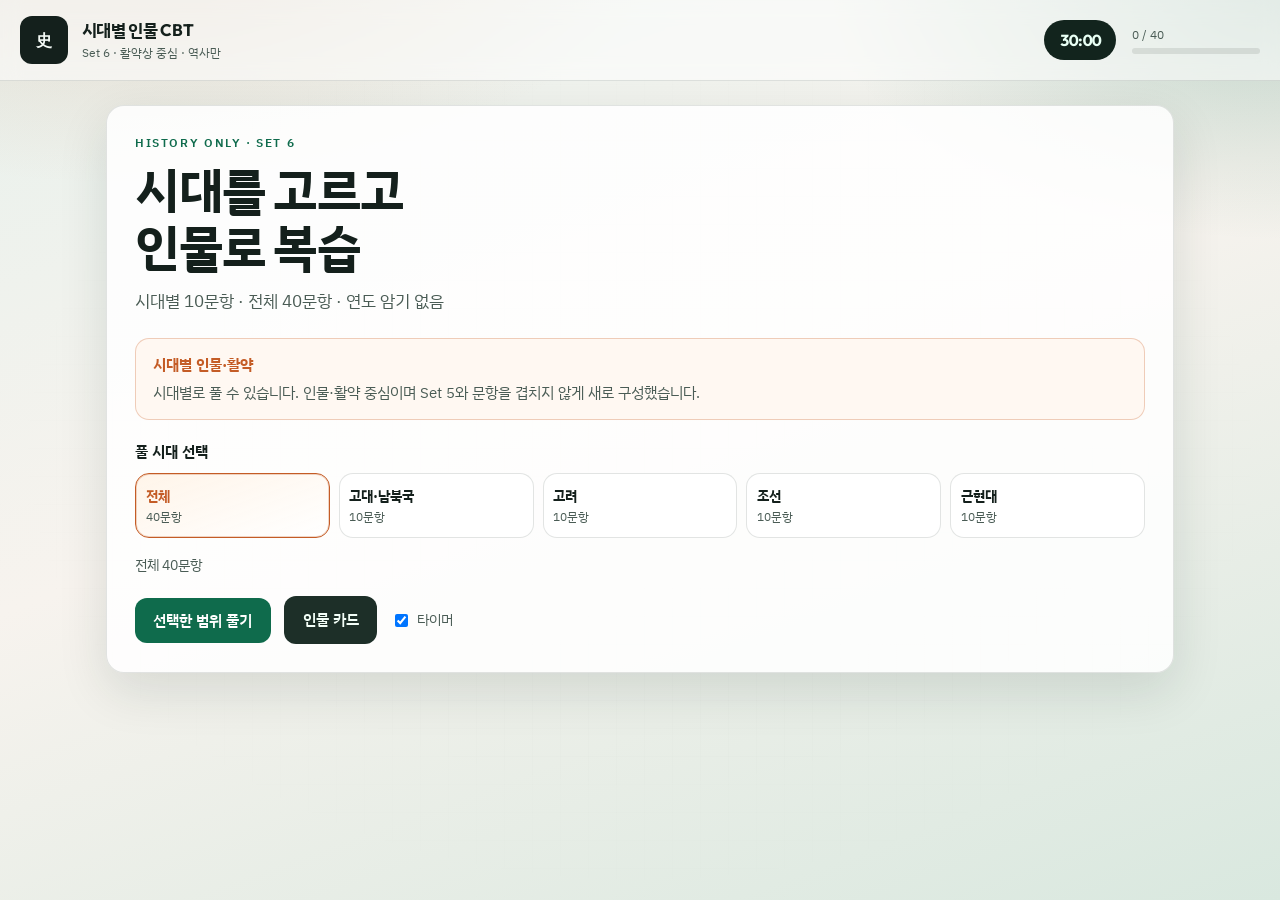
<file: ncs-cbt/index.html>
<!DOCTYPE html>
<html lang="ko">
<head>
  <meta charset="UTF-8" />
  <meta name="viewport" content="width=device-width, initial-scale=1" />
  <title>한국사 시대별 인물 CBT</title>
  <link rel="preconnect" href="https://fonts.googleapis.com" />
  <link rel="preconnect" href="https://fonts.gstatic.com" crossorigin />
  <link href="https://fonts.googleapis.com/css2?family=IBM+Plex+Sans+KR:wght@400;500;600;700&family=Outfit:wght@500;700;800&display=swap" rel="stylesheet" />
  <link rel="stylesheet" href="styles.css" />
</head>
<body>
  <div class="bg-layer" aria-hidden="true"></div>

  <header class="topbar">
    <div class="brand">
      <span class="brand-mark">史</span>
      <div class="brand-text">
        <strong>시대별 인물 CBT</strong>
        <span>Set 6 · 활약상 중심 · 역사만</span>
      </div>
    </div>
    <div class="top-meta" id="topMeta" hidden>
      <div class="timer" id="timer" aria-live="polite">30:00</div>
      <div class="progress-wrap">
        <div class="progress-label"><span id="answeredCount">0</span> / <span id="totalCount">40</span></div>
        <div class="progress-track"><div class="progress-fill" id="progressFill"></div></div>
      </div>
    </div>
  </header>

  <main>
    <section class="panel start-panel" id="startPanel">
      <p class="eyebrow">History Only · Set 6</p>
      <h1>시대를 고르고<br />인물로 복습</h1>
      <p class="lead">시대별 10문항 · 전체 40문항 · 연도 암기 없음</p>

      <div class="focus-banner" id="focusBanner"></div>

      <p class="era-label">풀 시대 선택</p>
      <div class="era-buttons" id="eraButtons" aria-label="시대 선택"></div>
      <p class="hint" id="eraCount">전체 40문항</p>

      <div class="cta-row" style="margin-top:1.25rem">
        <button type="button" class="btn primary" id="startBtn">선택한 범위 풀기</button>
        <a class="btn secondary" href="study.html">인물 카드</a>
        <label class="check-inline">
          <input type="checkbox" id="timerToggle" checked />
          타이머
        </label>
      </div>
    </section>

    <section class="panel quiz-panel" id="quizPanel" hidden>
      <div class="quiz-layout">
        <aside class="nav-pane" aria-label="문항 번호">
          <div class="nav-head">문항</div>
          <div class="nav-grid" id="navGrid"></div>
          <button type="button" class="btn ghost full" id="submitAllBtn">제출 · 결과</button>
        </aside>

        <div class="question-pane">
          <div class="q-meta">
            <span class="badge" id="qSubject"></span>
            <span class="badge format" id="qFormat" hidden></span>
            <span class="q-num" id="qNum"></span>
          </div>
          <h2 class="q-stem" id="qStem"></h2>
          <div class="q-passage" id="qPassage" hidden></div>
          <div class="choices" id="choices"></div>
          <div class="feedback" id="feedback" hidden></div>
          <div class="action-row">
            <button type="button" class="btn ghost" id="prevBtn">이전</button>
            <button type="button" class="btn secondary" id="checkBtn">정답 확인</button>
            <button type="button" class="btn primary" id="nextBtn">다음</button>
          </div>
        </div>
      </div>
    </section>

    <section class="panel result-panel" id="resultPanel" hidden>
      <p class="eyebrow">결과</p>
      <h1 id="scoreTitle">채점 완료</h1>
      <p class="lead" id="scoreLead"></p>
      <div class="score-ring-wrap">
        <div class="score-ring" id="scoreRing">
          <strong id="scorePct">0%</strong>
          <span id="scoreFrac">0 / 40</span>
        </div>
      </div>
      <div class="weakness-box" id="weaknessBox"></div>
      <div class="subject-scores" id="subjectScores"></div>
      <div class="cta-row">
        <button type="button" class="btn primary" id="reviewBtn">오답 다시보기</button>
        <a class="btn secondary" href="study.html">인물 카드</a>
        <button type="button" class="btn ghost" id="restartBtn">시대 다시 선택</button>
      </div>
    </section>
  </main>

  <script src="questions.js"></script>
  <script src="app.js"></script>
</body>
</html>
</file>
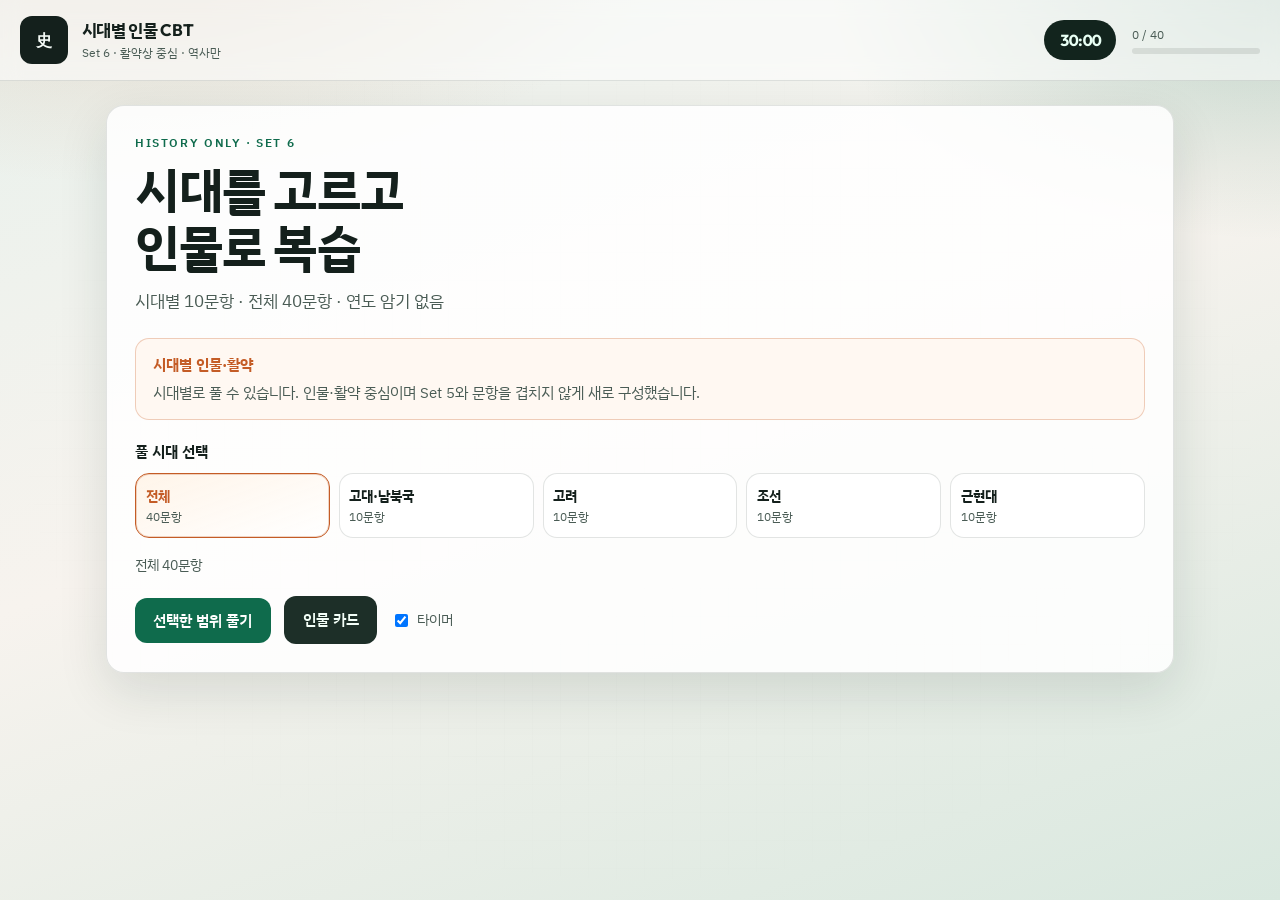
<file: ncs-cbt/quiz.html>
<!DOCTYPE html>
<html lang="ko">
<head>
  <meta charset="UTF-8" />
  <meta name="viewport" content="width=device-width, initial-scale=1" />
  <title>한국사 시대별 인물 CBT</title>
  <link rel="preconnect" href="https://fonts.googleapis.com" />
  <link rel="preconnect" href="https://fonts.gstatic.com" crossorigin />
  <link href="https://fonts.googleapis.com/css2?family=IBM+Plex+Sans+KR:wght@400;500;600;700&family=Outfit:wght@500;700;800&display=swap" rel="stylesheet" />
  <style>
:root {
  --ink: #14201c;
  --muted: #4a5c55;
  --paper: #f3f7f4;
  --panel: rgba(255, 255, 255, 0.86);
  --line: rgba(20, 32, 28, 0.12);
  --accent: #0f6b4c;
  --accent-2: #c45c26;
  --good: #1b7a4a;
  --bad: #b42318;
  --warn: #9a6700;
  --shadow: 0 18px 50px rgba(15, 40, 30, 0.12);
  --radius: 18px;
  --font-display: "Outfit", "IBM Plex Sans KR", sans-serif;
  --font-body: "IBM Plex Sans KR", sans-serif;
}

* { box-sizing: border-box; }
html, body { margin: 0; min-height: 100%; }
body {
  font-family: var(--font-body);
  color: var(--ink);
  background: #dfeae3;
  line-height: 1.55;
}

.bg-layer {
  position: fixed;
  inset: 0;
  z-index: -1;
  background:
    radial-gradient(1000px 500px at 10% -10%, rgba(196, 92, 38, 0.18), transparent 55%),
    radial-gradient(900px 480px at 100% 0%, rgba(15, 107, 76, 0.22), transparent 50%),
    linear-gradient(160deg, #e8f1ec 0%, #f7f3ee 45%, #d9e8df 100%);
  animation: drift 18s ease-in-out infinite alternate;
}
.bg-layer::after {
  content: "";
  position: absolute;
  inset: 0;
  opacity: 0.35;
  background-image:
    linear-gradient(rgba(20, 32, 28, 0.03) 1px, transparent 1px),
    linear-gradient(90deg, rgba(20, 32, 28, 0.03) 1px, transparent 1px);
  background-size: 28px 28px;
  mask-image: radial-gradient(ellipse at center, black 40%, transparent 80%);
}

@keyframes drift {
  from { transform: scale(1) translateY(0); }
  to { transform: scale(1.04) translateY(-8px); }
}

.topbar {
  display: flex;
  justify-content: space-between;
  align-items: center;
  gap: 1rem;
  padding: 1rem 1.25rem;
  border-bottom: 1px solid var(--line);
  backdrop-filter: blur(10px);
  background: rgba(255, 255, 255, 0.55);
  position: sticky;
  top: 0;
  z-index: 10;
}

.brand { display: flex; align-items: center; gap: 0.85rem; }
.brand-mark {
  font-family: var(--font-display);
  font-weight: 800;
  letter-spacing: 0.04em;
  background: var(--ink);
  color: #f4faf6;
  width: 3rem;
  height: 3rem;
  border-radius: 12px;
  display: grid;
  place-items: center;
  animation: popIn 0.6s ease both;
}
.brand-text { display: flex; flex-direction: column; }
.brand-text strong {
  font-family: var(--font-display);
  font-size: 1.05rem;
  letter-spacing: -0.02em;
}
.brand-text span { font-size: 0.78rem; color: var(--muted); }

.top-meta { display: flex; align-items: center; gap: 1rem; }
.timer {
  font-family: var(--font-display);
  font-weight: 700;
  font-variant-numeric: tabular-nums;
  background: #12241d;
  color: #e8fff4;
  padding: 0.45rem 0.75rem;
  border-radius: 999px;
  min-width: 4.5rem;
  text-align: center;
}
.timer.warn { background: var(--accent-2); }
.timer.danger { background: var(--bad); animation: pulse 1s ease infinite; }

@keyframes pulse {
  50% { transform: scale(1.04); }
}

.progress-wrap { min-width: 8rem; }
.progress-label { font-size: 0.75rem; color: var(--muted); margin-bottom: 0.25rem; }
.progress-track {
  height: 6px;
  background: rgba(20, 32, 28, 0.1);
  border-radius: 999px;
  overflow: hidden;
}
.progress-fill {
  height: 100%;
  width: 0%;
  background: linear-gradient(90deg, var(--accent), #2a9d6e);
  transition: width 0.35s ease;
}

main {
  max-width: 1100px;
  margin: 0 auto;
  padding: 1.5rem 1rem 3rem;
}

.panel {
  background: var(--panel);
  border: 1px solid var(--line);
  border-radius: var(--radius);
  box-shadow: var(--shadow);
  padding: 1.75rem;
  animation: rise 0.55s ease both;
}

@keyframes rise {
  from { opacity: 0; transform: translateY(14px); }
  to { opacity: 1; transform: translateY(0); }
}
@keyframes popIn {
  from { opacity: 0; transform: scale(0.86); }
  to { opacity: 1; transform: scale(1); }
}

.eyebrow {
  text-transform: uppercase;
  letter-spacing: 0.14em;
  font-size: 0.72rem;
  font-weight: 600;
  color: var(--accent);
  margin: 0 0 0.6rem;
}
h1 {
  font-family: var(--font-display);
  font-weight: 800;
  letter-spacing: -0.03em;
  font-size: clamp(2rem, 5vw, 3.1rem);
  line-height: 1.15;
  margin: 0 0 0.75rem;
}
.lead { color: var(--muted); margin: 0 0 1.5rem; font-size: 1.05rem; }
.hint { color: var(--muted); font-size: 0.9rem; margin: 1rem 0 0; }

.subject-grid {
  list-style: none;
  padding: 0;
  margin: 0 0 1.5rem;
  display: grid;
  grid-template-columns: repeat(3, 1fr);
  gap: 0.75rem;
}
.subject-grid li {
  padding: 0.9rem 1rem;
  border: 1px solid var(--line);
  border-radius: 14px;
  background: rgba(255, 255, 255, 0.7);
  display: flex;
  flex-direction: column;
  gap: 0.2rem;
  transition: transform 0.25s ease, border-color 0.25s ease;
}
.subject-grid li:hover {
  transform: translateY(-2px);
  border-color: rgba(15, 107, 76, 0.35);
}
.subject-grid b { font-size: 0.95rem; }
.subject-grid span { color: var(--muted); font-size: 0.82rem; }
.subject-grid li.hot {
  border-color: rgba(196, 92, 38, 0.45);
  background: linear-gradient(160deg, rgba(255, 244, 232, 0.95), rgba(255, 255, 255, 0.85));
}
.subject-grid li.hot b { color: var(--accent-2); }

.focus-banner {
  margin: 0 0 1.25rem;
  padding: 0.95rem 1.05rem;
  border-radius: 14px;
  border: 1px solid rgba(196, 92, 38, 0.28);
  background: rgba(255, 248, 242, 0.95);
  color: var(--muted);
  font-size: 0.92rem;
  line-height: 1.5;
}
.focus-banner strong {
  display: block;
  color: var(--accent-2);
  margin-bottom: 0.35rem;
  font-size: 0.95rem;
}
.focus-banner b { color: var(--ink); }

.weakness-box {
  margin: 0 0 1.25rem;
  padding: 1rem 1.1rem;
  border-radius: 14px;
  border: 1px solid rgba(15, 107, 76, 0.2);
  background: rgba(241, 250, 245, 0.95);
}
.weakness-box strong {
  display: block;
  margin-bottom: 0.55rem;
  color: var(--accent);
}
.weak-row {
  display: flex;
  flex-wrap: wrap;
  gap: 0.4rem 0.75rem;
  align-items: baseline;
  padding: 0.35rem 0;
  border-bottom: 1px dashed var(--line);
  font-size: 0.92rem;
}
.weak-row:last-of-type { border-bottom: none; }
.weak-row em { color: var(--muted); font-style: normal; }
.weak-tip {
  margin: 0.7rem 0 0;
  color: var(--muted);
  font-size: 0.88rem;
}
.subject-scores article.weak {
  border-color: rgba(196, 92, 38, 0.4);
  background: #fff6ef;
}

.cta-row {
  display: flex;
  flex-wrap: wrap;
  align-items: center;
  gap: 0.85rem;
}

.btn {
  font-family: var(--font-body);
  font-weight: 600;
  border: none;
  cursor: pointer;
  border-radius: 12px;
  padding: 0.75rem 1.15rem;
  font-size: 0.95rem;
  transition: transform 0.15s ease, background 0.2s ease, opacity 0.2s ease;
}
.btn:hover { transform: translateY(-1px); }
.btn:active { transform: translateY(0); }
.btn:disabled { opacity: 0.45; cursor: not-allowed; transform: none; }
.btn.primary { background: var(--accent); color: #fff; }
.btn.primary:hover { background: #0c5a40; }
.btn.secondary { background: #1d2f28; color: #f3fff8; }
.btn.ghost {
  background: transparent;
  border: 1px solid var(--line);
  color: var(--ink);
}
.btn.full { width: 100%; }
a.btn {
  display: inline-flex;
  align-items: center;
  justify-content: center;
  text-decoration: none;
}

.era-label {
  margin: 0 0 0.55rem;
  font-weight: 700;
  font-size: 0.95rem;
}
.era-buttons {
  display: grid;
  grid-template-columns: repeat(5, 1fr);
  gap: 0.55rem;
}
.era-btn {
  border: 1px solid var(--line);
  background: rgba(255, 255, 255, 0.85);
  border-radius: 14px;
  padding: 0.75rem 0.6rem;
  cursor: pointer;
  font-family: var(--font-body);
  display: flex;
  flex-direction: column;
  gap: 0.2rem;
  text-align: left;
  transition: border-color 0.2s ease, transform 0.15s ease, background 0.2s ease;
}
.era-btn b { font-size: 0.9rem; color: var(--ink); }
.era-btn span { font-size: 0.78rem; color: var(--muted); }
.era-btn:hover { transform: translateY(-1px); border-color: rgba(15, 107, 76, 0.35); }
.era-btn.active {
  border-color: var(--accent-2);
  background: linear-gradient(160deg, rgba(255, 244, 232, 0.95), #fff);
  box-shadow: inset 0 0 0 1px rgba(196, 92, 38, 0.25);
}
.era-btn.active b { color: var(--accent-2); }

@media (max-width: 820px) {
  .era-buttons { grid-template-columns: repeat(2, 1fr); }
}

.check-inline {
  display: inline-flex;
  align-items: center;
  gap: 0.4rem;
  color: var(--muted);
  font-size: 0.9rem;
  user-select: none;
}

.quiz-layout {
  display: grid;
  grid-template-columns: 220px 1fr;
  gap: 1.25rem;
}

.nav-pane {
  border-right: 1px solid var(--line);
  padding-right: 1rem;
  display: flex;
  flex-direction: column;
  gap: 0.75rem;
}
.nav-head {
  font-size: 0.8rem;
  font-weight: 600;
  color: var(--muted);
}
.nav-grid {
  display: grid;
  grid-template-columns: repeat(5, 1fr);
  gap: 0.35rem;
  max-height: 420px;
  overflow: auto;
  padding-right: 0.2rem;
}
.nav-btn {
  aspect-ratio: 1;
  border: 1px solid var(--line);
  border-radius: 8px;
  background: #fff;
  font-size: 0.72rem;
  font-weight: 600;
  cursor: pointer;
  color: var(--ink);
}
.nav-btn.current {
  border-color: var(--accent);
  box-shadow: inset 0 0 0 1px var(--accent);
}
.nav-btn.answered { background: #e5f4ec; }
.nav-btn.correct { background: #d9f0e3; color: var(--good); }
.nav-btn.wrong { background: #fde8e6; color: var(--bad); }
.nav-btn.essay-done { background: #fff4e8; }

.q-meta {
  display: flex;
  align-items: center;
  gap: 0.6rem;
  margin-bottom: 0.75rem;
}
.badge {
  display: inline-flex;
  align-items: center;
  padding: 0.25rem 0.65rem;
  border-radius: 999px;
  background: rgba(15, 107, 76, 0.12);
  color: var(--accent);
  font-size: 0.78rem;
  font-weight: 600;
}
.badge.format {
  background: rgba(196, 92, 38, 0.12);
  color: var(--accent-2);
}
.q-num { color: var(--muted); font-size: 0.85rem; }
.q-stem {
  font-size: 1.2rem;
  font-weight: 700;
  margin: 0 0 1rem;
  white-space: pre-wrap;
  letter-spacing: -0.01em;
}
.q-passage {
  background: rgba(20, 32, 28, 0.04);
  border-left: 3px solid var(--accent);
  padding: 0.9rem 1rem;
  margin-bottom: 1rem;
  border-radius: 0 12px 12px 0;
  color: var(--muted);
  white-space: pre-wrap;
}

.choices { display: flex; flex-direction: column; gap: 0.55rem; }
.choice {
  text-align: left;
  width: 100%;
  padding: 0.85rem 1rem;
  border-radius: 12px;
  border: 1px solid var(--line);
  background: #fff;
  cursor: pointer;
  font-family: var(--font-body);
  font-size: 0.95rem;
  display: flex;
  gap: 0.7rem;
  align-items: flex-start;
  transition: border-color 0.2s ease, background 0.2s ease;
}
.choice:hover { border-color: rgba(15, 107, 76, 0.4); }
.choice.selected {
  border-color: var(--accent);
  background: rgba(15, 107, 76, 0.08);
}
.choice.correct {
  border-color: var(--good);
  background: rgba(27, 122, 74, 0.12);
}
.choice.wrong {
  border-color: var(--bad);
  background: rgba(180, 35, 24, 0.08);
}
.choice-key {
  font-family: var(--font-display);
  font-weight: 700;
  color: var(--accent);
  min-width: 1.2rem;
}

.essay-box label {
  display: block;
  font-weight: 600;
  margin-bottom: 0.4rem;
  font-size: 0.9rem;
}
.essay-box textarea {
  width: 100%;
  border: 1px solid var(--line);
  border-radius: 12px;
  padding: 0.9rem 1rem;
  font-family: var(--font-body);
  font-size: 0.95rem;
  resize: vertical;
  background: #fff;
  color: var(--ink);
}
.essay-box textarea:focus {
  outline: 2px solid rgba(15, 107, 76, 0.35);
  border-color: var(--accent);
}

.feedback {
  margin-top: 1rem;
  padding: 0.95rem 1rem;
  border-radius: 12px;
  border: 1px solid var(--line);
  background: #fff;
  animation: rise 0.35s ease both;
}
.feedback.ok { border-color: rgba(27, 122, 74, 0.35); background: #f1faf5; }
.feedback.no { border-color: rgba(180, 35, 24, 0.3); background: #fff6f5; }
.feedback.essay { border-color: rgba(196, 92, 38, 0.3); background: #fff8f2; }
.feedback strong { display: block; margin-bottom: 0.35rem; }
.feedback .model {
  margin-top: 0.65rem;
  padding-top: 0.65rem;
  border-top: 1px dashed var(--line);
  color: var(--muted);
  white-space: pre-wrap;
}

.action-row {
  display: flex;
  flex-wrap: wrap;
  gap: 0.6rem;
  margin-top: 1.25rem;
  justify-content: flex-end;
}

.score-ring-wrap { display: flex; justify-content: center; margin: 1.25rem 0 1.5rem; }
.score-ring {
  width: 160px;
  height: 160px;
  border-radius: 50%;
  display: grid;
  place-content: center;
  text-align: center;
  background:
    radial-gradient(circle at center, #fff 58%, transparent 59%),
    conic-gradient(var(--accent) var(--p, 0%), rgba(20, 32, 28, 0.1) 0);
  animation: popIn 0.6s ease both;
}
.score-ring strong {
  font-family: var(--font-display);
  font-size: 2rem;
  line-height: 1;
}
.score-ring span { color: var(--muted); font-size: 0.85rem; }

.subject-scores {
  display: grid;
  grid-template-columns: repeat(3, 1fr);
  gap: 0.7rem;
  margin-bottom: 1.5rem;
}
.subject-scores article {
  border: 1px solid var(--line);
  border-radius: 12px;
  padding: 0.8rem 0.9rem;
  background: rgba(255, 255, 255, 0.75);
}
.subject-scores h3 {
  margin: 0 0 0.25rem;
  font-size: 0.88rem;
}
.subject-scores p {
  margin: 0;
  color: var(--muted);
  font-size: 0.85rem;
}

@media (max-width: 820px) {
  .quiz-layout { grid-template-columns: 1fr; }
  .nav-pane {
    border-right: none;
    border-bottom: 1px solid var(--line);
    padding-right: 0;
    padding-bottom: 1rem;
  }
  .nav-grid {
    max-height: none;
    grid-template-columns: repeat(10, 1fr);
  }
  .subject-grid,
  .subject-scores { grid-template-columns: repeat(2, 1fr); }
  .topbar { flex-direction: column; align-items: flex-start; }
}

@media (max-width: 520px) {
  .subject-grid,
  .subject-scores { grid-template-columns: 1fr; }
  .nav-grid { grid-template-columns: repeat(5, 1fr); }
  .action-row { justify-content: stretch; }
  .action-row .btn { flex: 1; }
}

</style>
</head>
<body>
  <div class="bg-layer" aria-hidden="true"></div>

  <header class="topbar">
    <div class="brand">
      <span class="brand-mark">史</span>
      <div class="brand-text">
        <strong>시대별 인물 CBT</strong>
        <span>Set 6 · 활약상 중심 · 역사만</span>
      </div>
    </div>
    <div class="top-meta" id="topMeta" hidden>
      <div class="timer" id="timer" aria-live="polite">30:00</div>
      <div class="progress-wrap">
        <div class="progress-label"><span id="answeredCount">0</span> / <span id="totalCount">40</span></div>
        <div class="progress-track"><div class="progress-fill" id="progressFill"></div></div>
      </div>
    </div>
  </header>

  <main>
    <section class="panel start-panel" id="startPanel">
      <p class="eyebrow">History Only · Set 6</p>
      <h1>시대를 고르고<br />인물로 복습</h1>
      <p class="lead">시대별 10문항 · 전체 40문항 · 연도 암기 없음</p>

      <div class="focus-banner" id="focusBanner"></div>

      <p class="era-label">풀 시대 선택</p>
      <div class="era-buttons" id="eraButtons" aria-label="시대 선택"></div>
      <p class="hint" id="eraCount">전체 40문항</p>

      <div class="cta-row" style="margin-top:1.25rem">
        <button type="button" class="btn primary" id="startBtn">선택한 범위 풀기</button>
        <a class="btn secondary" href="study.html">인물 카드</a>
        <label class="check-inline">
          <input type="checkbox" id="timerToggle" checked />
          타이머
        </label>
      </div>
    </section>

    <section class="panel quiz-panel" id="quizPanel" hidden>
      <div class="quiz-layout">
        <aside class="nav-pane" aria-label="문항 번호">
          <div class="nav-head">문항</div>
          <div class="nav-grid" id="navGrid"></div>
          <button type="button" class="btn ghost full" id="submitAllBtn">제출 · 결과</button>
        </aside>

        <div class="question-pane">
          <div class="q-meta">
            <span class="badge" id="qSubject"></span>
            <span class="badge format" id="qFormat" hidden></span>
            <span class="q-num" id="qNum"></span>
          </div>
          <h2 class="q-stem" id="qStem"></h2>
          <div class="q-passage" id="qPassage" hidden></div>
          <div class="choices" id="choices"></div>
          <div class="feedback" id="feedback" hidden></div>
          <div class="action-row">
            <button type="button" class="btn ghost" id="prevBtn">이전</button>
            <button type="button" class="btn secondary" id="checkBtn">정답 확인</button>
            <button type="button" class="btn primary" id="nextBtn">다음</button>
          </div>
        </div>
      </div>
    </section>

    <section class="panel result-panel" id="resultPanel" hidden>
      <p class="eyebrow">결과</p>
      <h1 id="scoreTitle">채점 완료</h1>
      <p class="lead" id="scoreLead"></p>
      <div class="score-ring-wrap">
        <div class="score-ring" id="scoreRing">
          <strong id="scorePct">0%</strong>
          <span id="scoreFrac">0 / 40</span>
        </div>
      </div>
      <div class="weakness-box" id="weaknessBox"></div>
      <div class="subject-scores" id="subjectScores"></div>
      <div class="cta-row">
        <button type="button" class="btn primary" id="reviewBtn">오답 다시보기</button>
        <a class="btn secondary" href="study.html">인물 카드</a>
        <button type="button" class="btn ghost" id="restartBtn">시대 다시 선택</button>
      </div>
    </section>
  </main>

  <script>
/* History Set 6 — era-grouped, people/achievements, no year pedantry */
window.NCS_META = {
  version: 6,
  focus: ["역사상식"],
  focusNote:
    "시대별로 풀 수 있습니다. 인물·활약 중심이며 Set 5와 문항을 겹치지 않게 새로 구성했습니다.",
  eras: ["고대·남북국", "고려", "조선", "근현대"]
};

window.NCS_QUESTIONS = [
  // ===== 고대·남북국 1–10 =====
  {
    id: 1, era: "고대·남북국", subject: "역사상식", format: "인물·활약", type: "mc",
    stem: "백제 전성기를 이끌며 마한 세력을 통합하고 고구려·신라와 대립한 왕으로 알려진 인물은?",
    choices: ["온조", "근초고왕", "성왕", "무왕", "의자왕"],
    answer: 1, explain: "근초고왕 때 백제가 전성기를 맞이했다."
  },
  {
    id: 2, era: "고대·남북국", subject: "역사상식", format: "인물·활약", type: "mc",
    stem: "사비로 천도하고 불교를 진흥하며 백제 중흥을 도모한 왕은?",
    choices: ["근초고왕", "침류왕", "성왕", "위덕왕", "무왕"],
    answer: 2, explain: "성왕이 사비 천도와 중흥 정책을 추진했다."
  },
  {
    id: 3, era: "고대·남북국", subject: "역사상식", format: "인물·활약", type: "mc",
    stem: "신라의 영토를 크게 넓히고 화랑도를 정비한 왕으로 알맞은 것은?",
    choices: ["법흥왕", "진흥왕", "진평왕", "선덕여왕", "무열왕"],
    answer: 1, explain: "진흥왕은 영토 확장과 화랑도 정비로 유명하다."
  },
  {
    id: 4, era: "고대·남북국", subject: "역사상식", format: "인물·활약", type: "mc",
    stem: "당과 연합해 삼국 통일의 외교·정치적 기반을 마련하고 무열왕이 된 인물은?",
    choices: ["김유신", "김춘추", "관창", "문무왕", "신문왕"],
    answer: 1, explain: "김춘추가 무열왕이 되어 나당 연합의 길을 열었다."
  },
  {
    id: 5, era: "고대·남북국", subject: "역사상식", format: "인물·활약", type: "mc",
    stem: "나당 전쟁에서 당군을 몰아내고 삼국 통일을 완성하는 데 기여한 신라 왕은?",
    choices: ["무열왕", "문무왕", "신문왕", "성덕왕", "경덕왕"],
    answer: 1, explain: "문무왕 때 당군을 격퇴하며 통일이 사실상 완성되었다."
  },
  {
    id: 6, era: "고대·남북국", subject: "역사상식", format: "인물·활약", type: "mc",
    stem: "화엄종을 체계화하고 부석사를 창건한 것으로 알려진 승려는?",
    choices: ["원효", "의상", "도선", "의천", "지눌"],
    answer: 1, explain: "의상이 화엄 사상을 널리 펴고 부석사와 관련된다."
  },
  {
    id: 7, era: "고대·남북국", subject: "역사상식", format: "인물·활약", type: "mc",
    stem: "고구려의 국내성·평양 경영과 함께 수·당의 침입에 맞선 방어로 이름난 을지문덕의 대표 활약은?",
    choices: [
      "한산도 대첩",
      "살수대첩",
      "행주대첩",
      "청산리 전투",
      "봉오동 전투"
    ],
    answer: 1, explain: "을지문덕이 살수대첩에서 수나라 군을 크게 무찔렀다."
  },
  {
    id: 8, era: "고대·남북국", subject: "역사상식", format: "인물·활약", type: "mc",
    stem: "안시성 전투에서 당 태종의 침입을 막아낸 고구려 장수로 전해지는 인물은?",
    choices: ["연개소문", "양만춘", "을지문덕", "연남생", "고구"],
    answer: 1, explain: "양만춘이 안시성에서 당군을 막아낸 것으로 전한다."
  },
  {
    id: 9, era: "고대·남북국", subject: "역사상식", format: "인물·활약", type: "mc",
    stem: "후백제를 세운 인물은?",
    choices: ["궁예", "견훤", "왕건", "신검", "능창"],
    answer: 1, explain: "견훤이 후백제를 세웠다. 궁예는 후고구려(마진·태봉)."
  },
  {
    id: 10, era: "고대·남북국", subject: "역사상식", format: "인물·활약", type: "mc",
    stem: "후고구려(태봉)를 세웠다가 왕건에게 축출된 인물은?",
    choices: ["견훤", "궁예", "신검", "금강", "양길"],
    answer: 1, explain: "궁예가 후고구려·태봉을 이끌다 왕건에게 밀려났다."
  },

  // ===== 고려 11–20 =====
  {
    id: 11, era: "고려", subject: "역사상식", format: "인물·활약", type: "mc",
    stem: "거란의 침입을 물리치고 강동 6주를 확보하는 데 기여한 고려 장군은?",
    choices: ["강감찬", "서희", "윤관", "척준경", "이자의"],
    answer: 1, explain: "서희가 외교·협상으로 강동 6주 확보에 기여했다."
  },
  {
    id: 12, era: "고려", subject: "역사상식", format: "인물·활약", type: "mc",
    stem: "귀주대첩에서 거란군을 대파한 고려 장수는?",
    choices: ["서희", "강감찬", "양규", "김종현", "강조"],
    answer: 1, explain: "강감찬이 귀주대첩을 이끌었다."
  },
  {
    id: 13, era: "고려", subject: "역사상식", format: "인물·활약", type: "mc",
    stem: "여진 정벌을 위해 별무반을 조직한 인물은?",
    choices: ["윤관", "강감찬", "최충헌", "이의민", "경대승"],
    answer: 0, explain: "윤관이 별무반을 편성해 여진을 정벌했다."
  },
  {
    id: 14, era: "고려", subject: "역사상식", format: "인물·활약", type: "mc",
    stem: "무신정권기 권력을 장악하고 교정도감을 둔 최씨 정권의 시작을 연 인물은?",
    choices: ["이의방", "정중부", "경대승", "최충헌", "최우"],
    answer: 3, explain: "최충헌이 최씨 무신정권의 기반을 마련했다."
  },
  {
    id: 15, era: "고려", subject: "역사상식", format: "인물·활약", type: "mc",
    stem: "강화도로 천도하며 몽골에 항전한 정책을 이어 간 최씨 정권의 집정자로 알맞은 것은?",
    choices: ["최충헌", "최우", "최항", "김준", "임연"],
    answer: 1, explain: "최우 대에 강화 천도와 항전이 본격화되었다."
  },
  {
    id: 16, era: "고려", subject: "역사상식", format: "인물·활약", type: "mc",
    stem: "원 간섭기 이후 반원 개혁을 추진한 고려의 왕은?",
    choices: ["충렬왕", "충선왕", "공민왕", "우왕", "창왕"],
    answer: 2, explain: "공민왕이 반원·개혁 정치를 추진했다."
  },
  {
    id: 17, era: "고려", subject: "역사상식", format: "인물·활약", type: "mc",
    stem: "공민왕의 개혁을 보좌하다 피살된 승려 출신 정치가는?",
    choices: ["신돈", "정몽주", "이색", "길재", "조준"],
    answer: 0, explain: "신돈이 공민왕 개혁을 보좌했으나 제거되었다."
  },
  {
    id: 18, era: "고려", subject: "역사상식", format: "인물·활약", type: "mc",
    stem: "천태종을 정비하고 교관겸수를 주장한 고려 승려는?",
    choices: ["지눌", "의천", "원효", "의상", "보우"],
    answer: 1, explain: "대각국사 의천이 천태종을 정비했다."
  },
  {
    id: 19, era: "고려", subject: "역사상식", format: "인물·활약", type: "mc",
    stem: "수선사 결사를 일으키고 정혜쌍수를 강조한 승려는?",
    choices: ["의천", "지눌", "혜심", "일연", "보우"],
    answer: 1, explain: "보조국사 지눌이 수선사 결사·정혜쌍수를 주장했다."
  },
  {
    id: 20, era: "고려", subject: "역사상식", format: "인물·활약", type: "mc",
    stem: "묘청의 서경 천도 운동을 무력으로 진압한 문신 세력의 중심에 있던 인물은?",
    choices: ["윤관", "김부식", "이자의", "최충헌", "정서"],
    answer: 1, explain: "김부식 등이 묘청의 난을 진압했다."
  },

  // ===== 조선 21–30 =====
  {
    id: 21, era: "조선", subject: "역사상식", format: "인물·활약", type: "mc",
    stem: "왕자의 난을 거쳐 왕권을 강화하고 사병을 혁파한 조선의 왕은?",
    choices: ["태조", "정종", "태종", "세종", "세조"],
    answer: 2, explain: "태종(이방원)이 사병 혁파 등으로 왕권을 강화했다."
  },
  {
    id: 22, era: "조선", subject: "역사상식", format: "인물·활약", type: "mc",
    stem: "집현전을 중심으로 학문을 진흥하고 과학 기구·농업 정책에도 힘쓴 왕의 업적으로 알맞은 것은?",
    choices: [
      "갑신정변 주도",
      "훈민정음 창제와 민생 정책",
      "위화도 회군",
      "강화도 조약 체결",
      "한인 애국단 조직"
    ],
    answer: 1, explain: "세종의 대표 업적으로 훈민정음과 민본·과학 정책이 꼽힌다."
  },
  {
    id: 23, era: "조선", subject: "역사상식", format: "인물·활약", type: "mc",
    stem: "조광조를 등용해 도학 정치를 추진했다가 기묘사화로 좌절된 왕은?",
    choices: ["성종", "연산군", "중종", "명종", "선조"],
    answer: 2, explain: "중종 때 조광조의 개혁이 기묘사화로 좌절되었다."
  },
  {
    id: 24, era: "조선", subject: "역사상식", format: "인물·활약", type: "mc",
    stem: "현량과 실시·위훈 삭제 등 급진 개혁을 꾀한 사림 정치가는?",
    choices: ["이황", "이이", "조광조", "김종직", "김굉필"],
    answer: 2, explain: "조광조가 도학 정치·개혁을 추진했다."
  },
  {
    id: 25, era: "조선", subject: "역사상식", format: "인물·활약", type: "mc",
    stem: "임진왜란 초기 탄금대에서 싸우다 전사한 장수는?",
    choices: ["신립", "이순신", "원균", "송상현", "김시민"],
    answer: 0, explain: "신립이 탄금대 전투에서 패해 전사했다."
  },
  {
    id: 26, era: "조선", subject: "역사상식", format: "인물·활약", type: "mc",
    stem: "진주성 싸움에서 왜군을 막아낸 조선 장수로 알려진 인물은?",
    choices: ["권율", "김시민", "곽재우", "정문부", "이억기"],
    answer: 1, explain: "김시민이 진주대첩에서 활약했다."
  },
  {
    id: 27, era: "조선", subject: "역사상식", format: "인물·활약", type: "mc",
    stem: "효종이 청에 대한 복수·정벌을 명분으로 추진하려 한 정책 기조는?",
    choices: ["북벌 준비", "강화도 개항", "갑오개혁", "무단 통치", "창씨개명"],
    answer: 0, explain: "효종이 북벌론을 내세우며 군사력을 정비하려 했다."
  },
  {
    id: 28, era: "조선", subject: "역사상식", format: "인물·활약", type: "mc",
    stem: "실학자로 토지 제도 개혁론을 제시한 『반계수록』의 저자는?",
    choices: ["유형원", "이이", "정약용", "박지원", "최한기"],
    answer: 0, explain: "반계 유형원이 『반계수록』을 남겼다."
  },
  {
    id: 29, era: "조선", subject: "역사상식", format: "인물·활약", type: "mc",
    stem: "북학을 주장하며 『북학의』를 쓴 인물은?",
    choices: ["박지원", "박제가", "홍대용", "정약용", "김정희"],
    answer: 1, explain: "박제가가 『북학의』를 저술했다."
  },
  {
    id: 30, era: "조선", subject: "역사상식", format: "인물·활약", type: "mc",
    stem: "추사체로 유명하며 금석학·서예로 이름을 남긴 인물은?",
    choices: ["김정희", "신윤복", "김홍도", "정선", "강세황"],
    answer: 0, explain: "추사 김정희가 추사체와 금석학으로 유명하다."
  },

  // ===== 근현대 31–40 =====
  {
    id: 31, era: "근현대", subject: "역사상식", format: "인물·활약", type: "mc",
    stem: "통상 수교 거부 정책을 펴며 쇄국을 강화한 집권자는?",
    choices: ["고종", "흥선대원군", "명성황후", "김옥균", "박규수"],
    answer: 1, explain: "흥선대원군이 통상 수교 거부를 고수했다."
  },
  {
    id: 32, era: "근현대", subject: "역사상식", format: "인물·활약", type: "mc",
    stem: "개화사상을 보급하고 젊은 개화파에 영향을 준 원로로 알려진 인물은?",
    choices: ["최익현", "박규수", "최시형", "전봉준", "이완용"],
    answer: 1, explain: "박규수는 개화 사상 수용에 영향을 준 인물로 평가된다."
  },
  {
    id: 33, era: "근현대", subject: "역사상식", format: "인물·활약", type: "mc",
    stem: "위정척사 운동을 대표하며 일본의 침략에 저항한 유생 지도자로 알맞은 것은?",
    choices: ["김옥균", "최익현", "윤치호", "서재필", "유길준"],
    answer: 1, explain: "최익현이 위정척사·의병 관련으로 대표된다."
  },
  {
    id: 34, era: "근현대", subject: "역사상식", format: "인물·활약", type: "mc",
    stem: "『서유견문』을 쓰고 근대 제도 도입을 소개한 인물은?",
    choices: ["유길준", "김옥균", "박영효", "홍영식", "서광범"],
    answer: 0, explain: "유길준이 『서유견문』을 저술했다."
  },
  {
    id: 35, era: "근현대", subject: "역사상식", format: "인물·활약", type: "mc",
    stem: "독립협회를 이끌고 만민공동회를 통해 민권·자주를 주장한 인물은?",
    choices: ["서재필", "이완용", "송병준", "이용구", "고영근"],
    answer: 0, explain: "서재필이 독립협회·독립신문 활동으로 유명하다."
  },
  {
    id: 36, era: "근현대", subject: "역사상식", format: "인물·활약", type: "mc",
    stem: "헤이그 특사로 파견되어 국권 피탈의 부당함을 알리려 한 인물 중 한 명은?",
    choices: ["이토 히로부미", "이준", "이완용", "송병준", "배정자"],
    answer: 1, explain: "이준·이상설·이위종이 헤이그 특사로 파견되었다."
  },
  {
    id: 37, era: "근현대", subject: "역사상식", format: "인물·활약", type: "mc",
    stem: "의열단을 조직해 항일 의열 투쟁을 벌인 지도자는?",
    choices: ["김원봉", "이완용", "최남선", "이광수", "박중양"],
    answer: 0, explain: "약산 김원봉이 의열단을 이끌었다."
  },
  {
    id: 38, era: "근현대", subject: "역사상식", format: "인물·활약", type: "mc",
    stem: "도쿄에서 일왕에게 폭탄을 던진 의거를 실행한 의사는?",
    choices: ["윤봉길", "이봉창", "안중근", "김상옥", "나석주"],
    answer: 1, explain: "이봉창 의사가 도쿄에서 의거를 단행했다."
  },
  {
    id: 39, era: "근현대", subject: "역사상식", format: "인물·활약", type: "mc",
    stem: "대한민국 임시정부에서 광복군 창설을 이끌며 무장 독립 투쟁을 강조한 지도자로 알맞은 것은?",
    choices: ["이승만", "김구", "박헌영", "여운형", "장면"],
    answer: 1, explain: "김구가 임시정부·광복군 노선을 이끌었다."
  },
  {
    id: 40, era: "근현대", subject: "역사상식", format: "인물·활약", type: "mc",
    stem: "건국준비위원회를 조직하며 좌우 합작과 통일 정부를 모색한 인물은?",
    choices: ["여운형", "이승만", "김성수", "장덕수", "조만식"],
    answer: 0, explain: "몽양 여운형이 건준·좌우합작 운동에 힘썼다."
  }
];

(() => {
  const ALL = window.NCS_QUESTIONS;
  const META = window.NCS_META || {};
  const KEYS = ["①", "②", "③", "④", "⑤"];
  const ERAS = META.eras || ["고대·남북국", "고려", "조선", "근현대"];
  const STORAGE_KEY = "ncs-cbt-history-era-v6";
  const DEFAULT_SECONDS = 30 * 60;

  let Q = ALL;
  let TOTAL = Q.length;

  const state = {
    era: "전체",
    index: 0,
    answers: [],
    checked: [],
    results: [],
    timerOn: true,
    seconds: DEFAULT_SECONDS,
    timerId: null,
    started: false,
    finished: false
  };

  const $ = (id) => document.getElementById(id);
  const startPanel = $("startPanel");
  const quizPanel = $("quizPanel");
  const resultPanel = $("resultPanel");
  const topMeta = $("topMeta");

  function resetArrays() {
    TOTAL = Q.length;
    state.answers = Array(TOTAL).fill(null);
    state.checked = Array(TOTAL).fill(false);
    state.results = Array(TOTAL).fill(null);
    state.index = 0;
    if ($("totalCount")) $("totalCount").textContent = String(TOTAL);
  }

  function setEra(era) {
    state.era = era;
    Q = era === "전체" ? ALL : ALL.filter((q) => q.era === era);
    resetArrays();
    document.querySelectorAll(".era-btn").forEach((btn) => {
      btn.classList.toggle("active", btn.dataset.era === era);
    });
    const countEl = $("eraCount");
    if (countEl) {
      countEl.textContent =
        era === "전체"
          ? `전체 ${ALL.length}문항`
          : `${era} ${Q.length}문항`;
    }
  }

  function renderEraButtons() {
    const wrap = $("eraButtons");
    if (!wrap) return;
    wrap.innerHTML = "";
    ["전체", ...ERAS].forEach((era) => {
      const n = era === "전체" ? ALL.length : ALL.filter((q) => q.era === era).length;
      const btn = document.createElement("button");
      btn.type = "button";
      btn.className = "era-btn" + (era === state.era ? " active" : "");
      btn.dataset.era = era;
      btn.innerHTML = `<b>${era}</b><span>${n}문항</span>`;
      btn.addEventListener("click", () => setEra(era));
      wrap.appendChild(btn);
    });
  }

  function renderFocusBanner() {
    const box = $("focusBanner");
    box.innerHTML = `<strong>시대별 인물·활약</strong><span>${META.focusNote || ""}</span>`;
  }

  function answeredCount() {
    return state.answers.filter((a) => a !== null).length;
  }

  function updateProgress() {
    const n = answeredCount();
    $("answeredCount").textContent = String(n);
    $("progressFill").style.width = TOTAL ? `${(n / TOTAL) * 100}%` : "0%";
  }

  function formatTime(sec) {
    const m = Math.floor(sec / 60);
    const s = sec % 60;
    return `${String(m).padStart(2, "0")}:${String(s).padStart(2, "0")}`;
  }

  function tickTimer() {
    const el = $("timer");
    el.textContent = formatTime(state.seconds);
    el.classList.toggle("warn", state.seconds <= 180 && state.seconds > 60);
    el.classList.toggle("danger", state.seconds <= 60);
    if (state.seconds <= 0) {
      clearInterval(state.timerId);
      finishTest(true);
      return;
    }
    state.seconds -= 1;
  }

  function buildNav() {
    const grid = $("navGrid");
    grid.innerHTML = "";
    Q.forEach((q, i) => {
      const btn = document.createElement("button");
      btn.type = "button";
      btn.className = "nav-btn";
      btn.textContent = String(i + 1);
      btn.title = `${q.era} · ${q.choices[q.answer] || ""}`;
      btn.addEventListener("click", () => {
        state.index = i;
        renderQuestion();
      });
      grid.appendChild(btn);
    });
  }

  function refreshNav() {
    const buttons = $("navGrid").children;
    [...buttons].forEach((btn, i) => {
      btn.classList.remove("current", "answered", "correct", "wrong");
      if (i === state.index) btn.classList.add("current");
      if (state.answers[i] !== null) btn.classList.add("answered");
      if (state.checked[i]) {
        if (state.results[i] === true) btn.classList.add("correct");
        else if (state.results[i] === false) btn.classList.add("wrong");
      }
    });
  }

  function escapeHtml(s) {
    return String(s)
      .replace(/&/g, "&amp;")
      .replace(/</g, "&lt;")
      .replace(/>/g, "&gt;");
  }

  function showFeedback(title, kind, explain) {
    const box = $("feedback");
    box.hidden = false;
    box.className = `feedback ${kind}`;
    box.innerHTML = `<strong>${title}</strong>${explain ? `<div>${explain}</div>` : ""}`;
  }

  function checkCurrent() {
    const i = state.index;
    const q = Q[i];
    if (state.answers[i] === null) {
      showFeedback("답을 선택한 뒤 확인하세요.", "no");
      return;
    }
    const correct = state.answers[i] === q.answer;
    state.checked[i] = true;
    state.results[i] = correct;
    renderQuestion();
    showFeedback(
      correct ? "정답입니다." : `오답입니다. 정답은 ${KEYS[q.answer]}입니다.`,
      correct ? "ok" : "no",
      q.explain
    );
    updateProgress();
    refreshNav();
  }

  function renderQuestion() {
    const i = state.index;
    const q = Q[i];
    $("qSubject").textContent = q.era;
    const fmt = $("qFormat");
    fmt.hidden = false;
    fmt.textContent = q.format || "인물·활약";
    $("qNum").textContent = `${i + 1} / ${TOTAL}`;
    $("qStem").textContent = q.stem;

    const passage = $("qPassage");
    if (q.passage) {
      passage.hidden = false;
      passage.textContent = q.passage;
    } else {
      passage.hidden = true;
      passage.textContent = "";
    }

    const choices = $("choices");
    const feedback = $("feedback");
    feedback.hidden = true;
    feedback.innerHTML = "";
    choices.innerHTML = "";

    q.choices.forEach((c, ci) => {
      const btn = document.createElement("button");
      btn.type = "button";
      btn.className = "choice";
      if (state.answers[i] === ci) btn.classList.add("selected");
      if (state.checked[i]) {
        if (ci === q.answer) btn.classList.add("correct");
        else if (state.answers[i] === ci) btn.classList.add("wrong");
      }
      btn.innerHTML = `<span class="choice-key">${KEYS[ci]}</span><span>${escapeHtml(c)}</span>`;
      btn.addEventListener("click", () => {
        if (state.finished) return;
        state.answers[i] = ci;
        state.checked[i] = false;
        state.results[i] = null;
        renderQuestion();
        updateProgress();
        refreshNav();
      });
      choices.appendChild(btn);
    });

    if (state.checked[i]) {
      const correct = state.results[i] === true;
      showFeedback(
        correct ? "정답입니다." : `오답입니다. 정답은 ${KEYS[q.answer]}입니다.`,
        correct ? "ok" : "no",
        q.explain
      );
    }

    $("prevBtn").disabled = i === 0;
    $("nextBtn").textContent = i === TOTAL - 1 ? "결과 보기" : "다음";
    refreshNav();
  }

  function startTest() {
    if (!Q.length) {
      alert("선택한 시대에 문항이 없습니다.");
      return;
    }
    state.started = true;
    state.finished = false;
    resetArrays();
    state.timerOn = $("timerToggle").checked;
    state.seconds = state.era === "전체" ? DEFAULT_SECONDS : 12 * 60;

    startPanel.hidden = true;
    resultPanel.hidden = true;
    quizPanel.hidden = false;
    topMeta.hidden = false;

    buildNav();
    renderQuestion();
    updateProgress();

    if (state.timerId) clearInterval(state.timerId);
    if (state.timerOn) {
      $("timer").hidden = false;
      tickTimer();
      state.timerId = setInterval(tickTimer, 1000);
    } else {
      $("timer").hidden = true;
    }
  }

  function finishTest(fromTimer) {
    if (state.timerId) clearInterval(state.timerId);
    state.finished = true;

    let correct = 0;
    const wrong = [];
    const byEra = {};
    Q.forEach((q, i) => {
      if (!byEra[q.era]) byEra[q.era] = { name: q.era, correct: 0, total: 0 };
      byEra[q.era].total += 1;
      const ok = state.answers[i] === q.answer;
      state.results[i] = ok;
      state.checked[i] = true;
      if (ok) {
        correct += 1;
        byEra[q.era].correct += 1;
      } else {
        wrong.push(q.choices[q.answer] || q.stem.slice(0, 20));
      }
    });

    const pct = TOTAL ? Math.round((correct / TOTAL) * 100) : 0;
    try {
      const hist = JSON.parse(localStorage.getItem(STORAGE_KEY) || "[]");
      hist.unshift({ at: Date.now(), era: state.era, correct, total: TOTAL, wrong });
      localStorage.setItem(STORAGE_KEY, JSON.stringify(hist.slice(0, 10)));
    } catch (_) {}

    quizPanel.hidden = true;
    resultPanel.hidden = false;
    $("scoreTitle").textContent = fromTimer ? "시간 종료 · 자동 제출" : "채점 완료";
    $("scoreLead").textContent = `${state.era} · ${correct}/${TOTAL}`;
    $("scorePct").textContent = `${pct}%`;
    $("scoreFrac").textContent = `${correct} / ${TOTAL}`;
    $("scoreRing").style.setProperty("--p", `${pct}%`);

    const wbox = $("weaknessBox");
    if (wrong.length) {
      const uniq = [...new Set(wrong)].slice(0, 8);
      wbox.innerHTML =
        `<strong>다시 볼 인물</strong>` +
        uniq.map((n) => `<div class="weak-row"><span>${n}</span></div>`).join("") +
        `<p class="weak-tip">해당 시대 카드만 다시 보고 같은 시대를 한 번 더 풀어보세요.</p>`;
    } else {
      wbox.innerHTML = `<strong>완벽합니다</strong><p class="weak-tip">다른 시대로 이어서 풀어보세요.</p>`;
    }

    const box = $("subjectScores");
    box.innerHTML = "";
    Object.values(byEra).forEach((s) => {
      const rate = Math.round((s.correct / s.total) * 100);
      const art = document.createElement("article");
      if (rate < 70) art.classList.add("weak");
      art.innerHTML = `<h3>${s.name}</h3><p>${s.correct} / ${s.total} · ${rate}%</p>`;
      box.appendChild(art);
    });
  }

  $("startBtn").addEventListener("click", startTest);
  $("checkBtn").addEventListener("click", checkCurrent);
  $("prevBtn").addEventListener("click", () => {
    if (state.index > 0) {
      state.index -= 1;
      renderQuestion();
    }
  });
  $("nextBtn").addEventListener("click", () => {
    if (state.index < TOTAL - 1) {
      state.index += 1;
      renderQuestion();
    } else finishTest(false);
  });
  $("submitAllBtn").addEventListener("click", () => {
    if (confirm("제출하고 결과를 볼까요?")) finishTest(false);
  });
  $("reviewBtn").addEventListener("click", () => {
    resultPanel.hidden = true;
    quizPanel.hidden = false;
    const firstWrong = state.results.findIndex((r) => r === false);
    state.index = firstWrong >= 0 ? firstWrong : 0;
    renderQuestion();
  });
  $("restartBtn").addEventListener("click", () => {
    startPanel.hidden = false;
    resultPanel.hidden = true;
    quizPanel.hidden = true;
    topMeta.hidden = true;
    if (state.timerId) clearInterval(state.timerId);
    renderFocusBanner();
  });

  document.addEventListener("keydown", (e) => {
    if (!state.started || state.finished || quizPanel.hidden) return;
    if (e.target && (e.target.tagName === "INPUT" || e.target.tagName === "TEXTAREA")) return;
    const q = Q[state.index];
    if (e.key >= "1" && e.key <= "5") {
      const ci = Number(e.key) - 1;
      if (ci < q.choices.length) {
        state.answers[state.index] = ci;
        state.checked[state.index] = false;
        renderQuestion();
        updateProgress();
      }
    }
    if (e.key === "Enter" && (e.ctrlKey || e.metaKey)) checkCurrent();
  });

  renderEraButtons();
  setEra("전체");
  renderFocusBanner();
})();

</script>
</body>
</html>
</file>
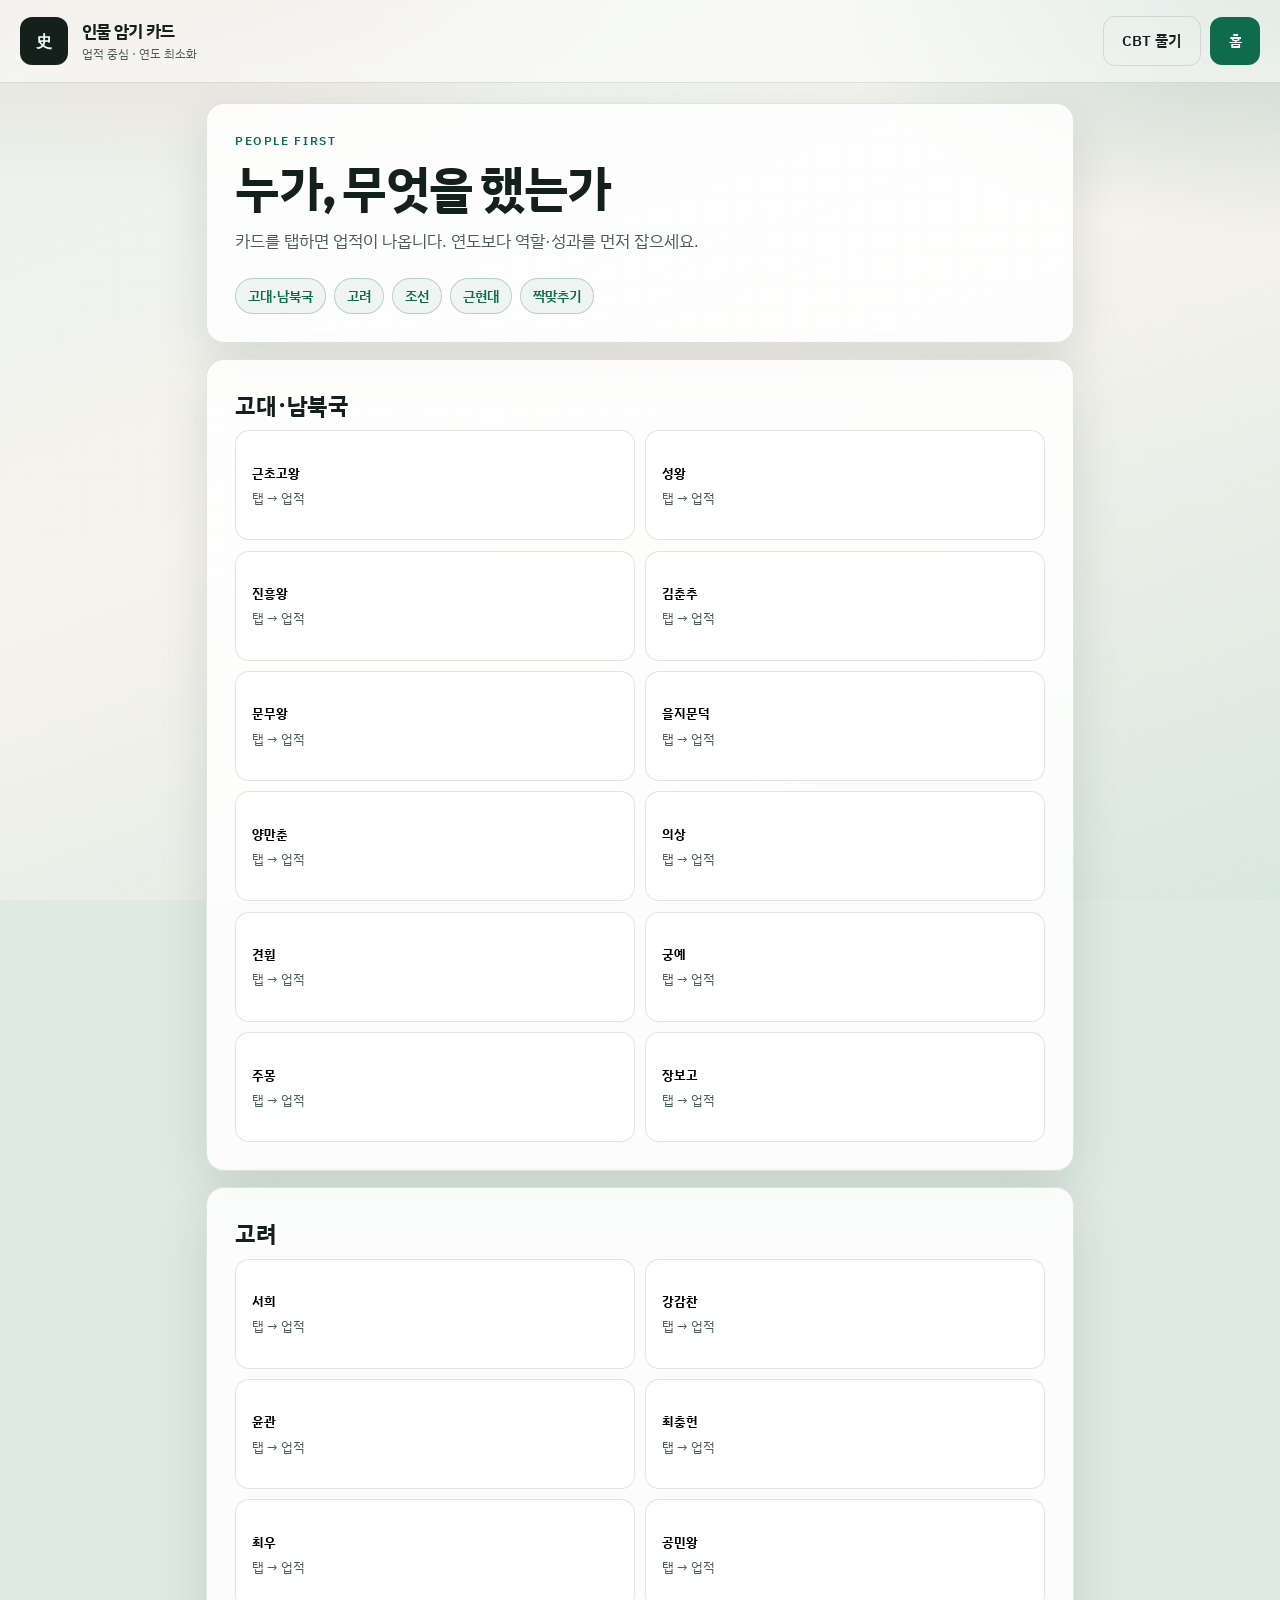
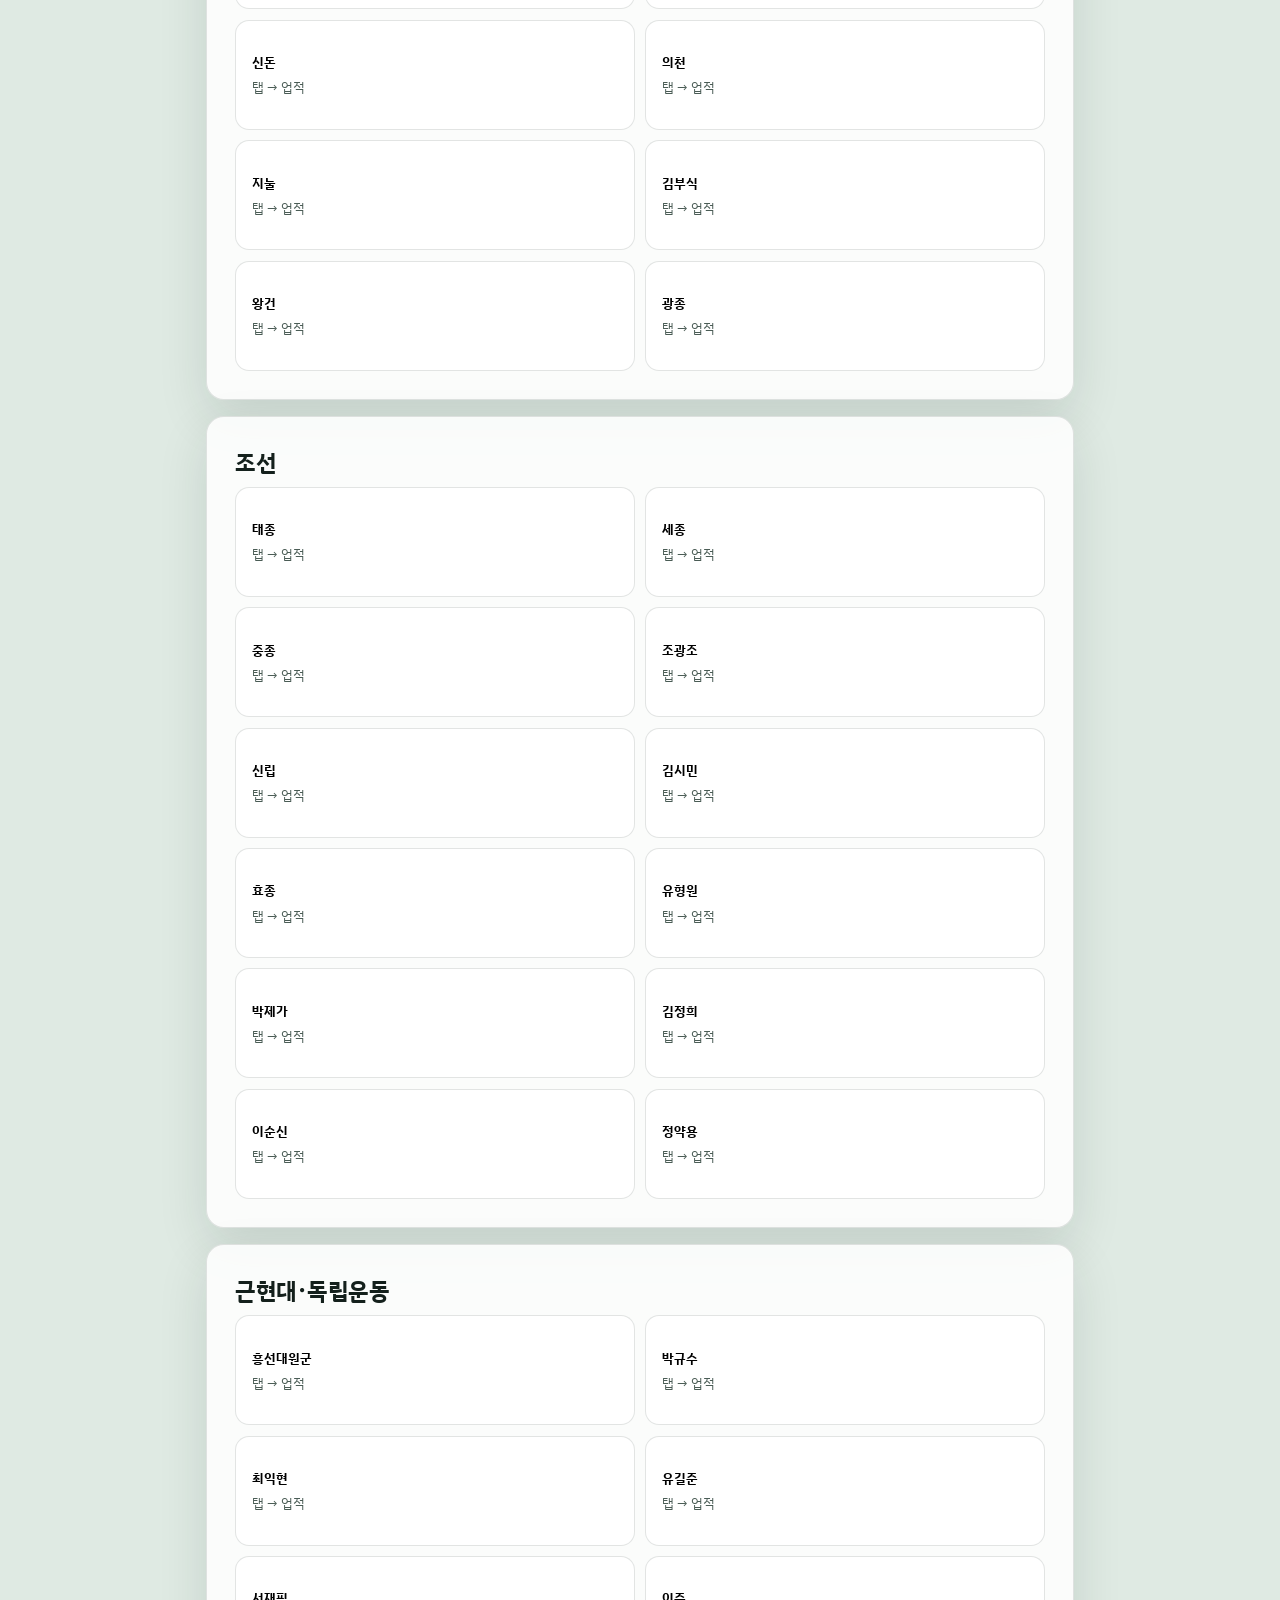
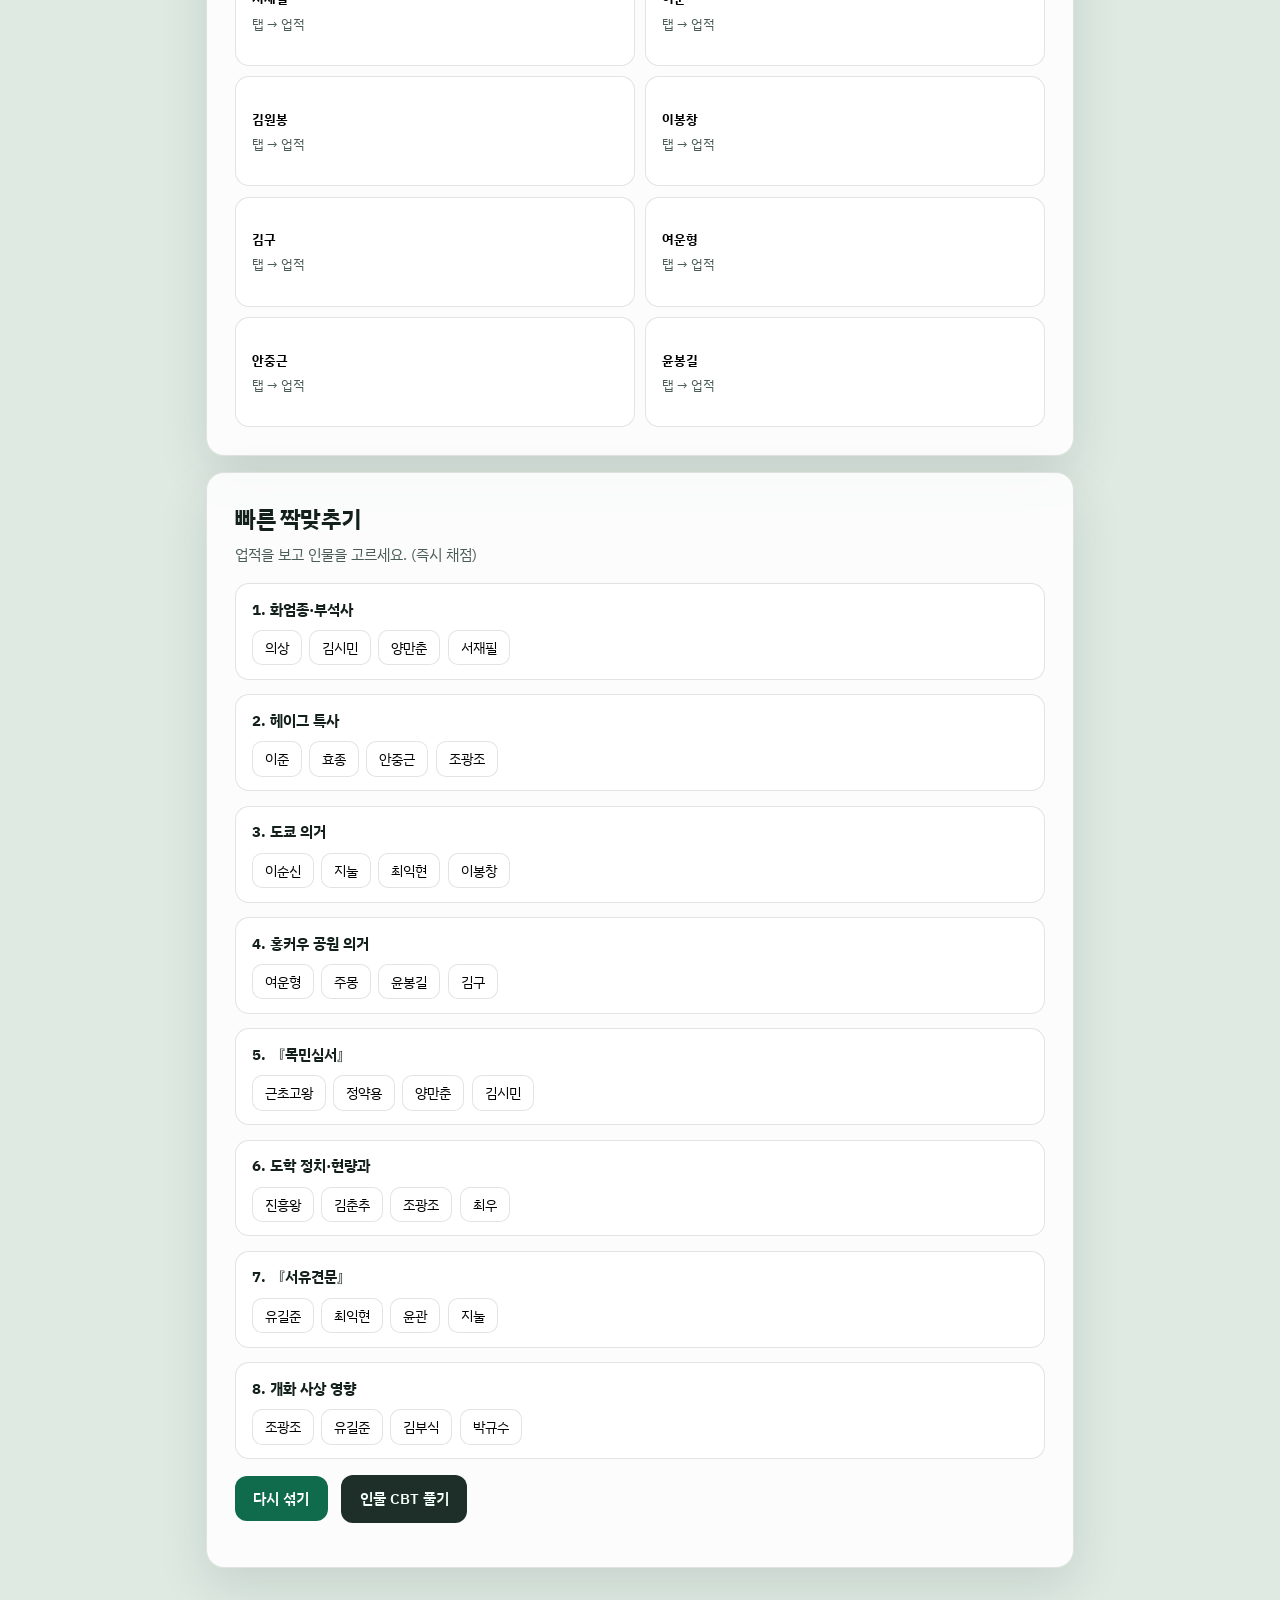
<file: ncs-cbt/study-bundle.html>
<!DOCTYPE html>
<html lang="ko">
<head>
  <meta charset="UTF-8" />
  <meta name="viewport" content="width=device-width, initial-scale=1" />
  <title>한국사 인물 암기 카드</title>
  <link rel="preconnect" href="https://fonts.googleapis.com" />
  <link rel="preconnect" href="https://fonts.gstatic.com" crossorigin />
  <link href="https://fonts.googleapis.com/css2?family=IBM+Plex+Sans+KR:wght@400;500;600;700&family=Outfit:wght@600;800&display=swap" rel="stylesheet" />
  <style>
:root {
  --ink: #14201c;
  --muted: #4a5c55;
  --paper: #f3f7f4;
  --panel: rgba(255, 255, 255, 0.86);
  --line: rgba(20, 32, 28, 0.12);
  --accent: #0f6b4c;
  --accent-2: #c45c26;
  --good: #1b7a4a;
  --bad: #b42318;
  --warn: #9a6700;
  --shadow: 0 18px 50px rgba(15, 40, 30, 0.12);
  --radius: 18px;
  --font-display: "Outfit", "IBM Plex Sans KR", sans-serif;
  --font-body: "IBM Plex Sans KR", sans-serif;
}

* { box-sizing: border-box; }
html, body { margin: 0; min-height: 100%; }
body {
  font-family: var(--font-body);
  color: var(--ink);
  background: #dfeae3;
  line-height: 1.55;
}

.bg-layer {
  position: fixed;
  inset: 0;
  z-index: -1;
  background:
    radial-gradient(1000px 500px at 10% -10%, rgba(196, 92, 38, 0.18), transparent 55%),
    radial-gradient(900px 480px at 100% 0%, rgba(15, 107, 76, 0.22), transparent 50%),
    linear-gradient(160deg, #e8f1ec 0%, #f7f3ee 45%, #d9e8df 100%);
  animation: drift 18s ease-in-out infinite alternate;
}
.bg-layer::after {
  content: "";
  position: absolute;
  inset: 0;
  opacity: 0.35;
  background-image:
    linear-gradient(rgba(20, 32, 28, 0.03) 1px, transparent 1px),
    linear-gradient(90deg, rgba(20, 32, 28, 0.03) 1px, transparent 1px);
  background-size: 28px 28px;
  mask-image: radial-gradient(ellipse at center, black 40%, transparent 80%);
}

@keyframes drift {
  from { transform: scale(1) translateY(0); }
  to { transform: scale(1.04) translateY(-8px); }
}

.topbar {
  display: flex;
  justify-content: space-between;
  align-items: center;
  gap: 1rem;
  padding: 1rem 1.25rem;
  border-bottom: 1px solid var(--line);
  backdrop-filter: blur(10px);
  background: rgba(255, 255, 255, 0.55);
  position: sticky;
  top: 0;
  z-index: 10;
}

.brand { display: flex; align-items: center; gap: 0.85rem; }
.brand-mark {
  font-family: var(--font-display);
  font-weight: 800;
  letter-spacing: 0.04em;
  background: var(--ink);
  color: #f4faf6;
  width: 3rem;
  height: 3rem;
  border-radius: 12px;
  display: grid;
  place-items: center;
  animation: popIn 0.6s ease both;
}
.brand-text { display: flex; flex-direction: column; }
.brand-text strong {
  font-family: var(--font-display);
  font-size: 1.05rem;
  letter-spacing: -0.02em;
}
.brand-text span { font-size: 0.78rem; color: var(--muted); }

.top-meta { display: flex; align-items: center; gap: 1rem; }
.timer {
  font-family: var(--font-display);
  font-weight: 700;
  font-variant-numeric: tabular-nums;
  background: #12241d;
  color: #e8fff4;
  padding: 0.45rem 0.75rem;
  border-radius: 999px;
  min-width: 4.5rem;
  text-align: center;
}
.timer.warn { background: var(--accent-2); }
.timer.danger { background: var(--bad); animation: pulse 1s ease infinite; }

@keyframes pulse {
  50% { transform: scale(1.04); }
}

.progress-wrap { min-width: 8rem; }
.progress-label { font-size: 0.75rem; color: var(--muted); margin-bottom: 0.25rem; }
.progress-track {
  height: 6px;
  background: rgba(20, 32, 28, 0.1);
  border-radius: 999px;
  overflow: hidden;
}
.progress-fill {
  height: 100%;
  width: 0%;
  background: linear-gradient(90deg, var(--accent), #2a9d6e);
  transition: width 0.35s ease;
}

main {
  max-width: 1100px;
  margin: 0 auto;
  padding: 1.5rem 1rem 3rem;
}

.panel {
  background: var(--panel);
  border: 1px solid var(--line);
  border-radius: var(--radius);
  box-shadow: var(--shadow);
  padding: 1.75rem;
  animation: rise 0.55s ease both;
}

@keyframes rise {
  from { opacity: 0; transform: translateY(14px); }
  to { opacity: 1; transform: translateY(0); }
}
@keyframes popIn {
  from { opacity: 0; transform: scale(0.86); }
  to { opacity: 1; transform: scale(1); }
}

.eyebrow {
  text-transform: uppercase;
  letter-spacing: 0.14em;
  font-size: 0.72rem;
  font-weight: 600;
  color: var(--accent);
  margin: 0 0 0.6rem;
}
h1 {
  font-family: var(--font-display);
  font-weight: 800;
  letter-spacing: -0.03em;
  font-size: clamp(2rem, 5vw, 3.1rem);
  line-height: 1.15;
  margin: 0 0 0.75rem;
}
.lead { color: var(--muted); margin: 0 0 1.5rem; font-size: 1.05rem; }
.hint { color: var(--muted); font-size: 0.9rem; margin: 1rem 0 0; }

.subject-grid {
  list-style: none;
  padding: 0;
  margin: 0 0 1.5rem;
  display: grid;
  grid-template-columns: repeat(3, 1fr);
  gap: 0.75rem;
}
.subject-grid li {
  padding: 0.9rem 1rem;
  border: 1px solid var(--line);
  border-radius: 14px;
  background: rgba(255, 255, 255, 0.7);
  display: flex;
  flex-direction: column;
  gap: 0.2rem;
  transition: transform 0.25s ease, border-color 0.25s ease;
}
.subject-grid li:hover {
  transform: translateY(-2px);
  border-color: rgba(15, 107, 76, 0.35);
}
.subject-grid b { font-size: 0.95rem; }
.subject-grid span { color: var(--muted); font-size: 0.82rem; }
.subject-grid li.hot {
  border-color: rgba(196, 92, 38, 0.45);
  background: linear-gradient(160deg, rgba(255, 244, 232, 0.95), rgba(255, 255, 255, 0.85));
}
.subject-grid li.hot b { color: var(--accent-2); }

.focus-banner {
  margin: 0 0 1.25rem;
  padding: 0.95rem 1.05rem;
  border-radius: 14px;
  border: 1px solid rgba(196, 92, 38, 0.28);
  background: rgba(255, 248, 242, 0.95);
  color: var(--muted);
  font-size: 0.92rem;
  line-height: 1.5;
}
.focus-banner strong {
  display: block;
  color: var(--accent-2);
  margin-bottom: 0.35rem;
  font-size: 0.95rem;
}
.focus-banner b { color: var(--ink); }

.weakness-box {
  margin: 0 0 1.25rem;
  padding: 1rem 1.1rem;
  border-radius: 14px;
  border: 1px solid rgba(15, 107, 76, 0.2);
  background: rgba(241, 250, 245, 0.95);
}
.weakness-box strong {
  display: block;
  margin-bottom: 0.55rem;
  color: var(--accent);
}
.weak-row {
  display: flex;
  flex-wrap: wrap;
  gap: 0.4rem 0.75rem;
  align-items: baseline;
  padding: 0.35rem 0;
  border-bottom: 1px dashed var(--line);
  font-size: 0.92rem;
}
.weak-row:last-of-type { border-bottom: none; }
.weak-row em { color: var(--muted); font-style: normal; }
.weak-tip {
  margin: 0.7rem 0 0;
  color: var(--muted);
  font-size: 0.88rem;
}
.subject-scores article.weak {
  border-color: rgba(196, 92, 38, 0.4);
  background: #fff6ef;
}

.cta-row {
  display: flex;
  flex-wrap: wrap;
  align-items: center;
  gap: 0.85rem;
}

.btn {
  font-family: var(--font-body);
  font-weight: 600;
  border: none;
  cursor: pointer;
  border-radius: 12px;
  padding: 0.75rem 1.15rem;
  font-size: 0.95rem;
  transition: transform 0.15s ease, background 0.2s ease, opacity 0.2s ease;
}
.btn:hover { transform: translateY(-1px); }
.btn:active { transform: translateY(0); }
.btn:disabled { opacity: 0.45; cursor: not-allowed; transform: none; }
.btn.primary { background: var(--accent); color: #fff; }
.btn.primary:hover { background: #0c5a40; }
.btn.secondary { background: #1d2f28; color: #f3fff8; }
.btn.ghost {
  background: transparent;
  border: 1px solid var(--line);
  color: var(--ink);
}
.btn.full { width: 100%; }
a.btn {
  display: inline-flex;
  align-items: center;
  justify-content: center;
  text-decoration: none;
}

.era-label {
  margin: 0 0 0.55rem;
  font-weight: 700;
  font-size: 0.95rem;
}
.era-buttons {
  display: grid;
  grid-template-columns: repeat(5, 1fr);
  gap: 0.55rem;
}
.era-btn {
  border: 1px solid var(--line);
  background: rgba(255, 255, 255, 0.85);
  border-radius: 14px;
  padding: 0.75rem 0.6rem;
  cursor: pointer;
  font-family: var(--font-body);
  display: flex;
  flex-direction: column;
  gap: 0.2rem;
  text-align: left;
  transition: border-color 0.2s ease, transform 0.15s ease, background 0.2s ease;
}
.era-btn b { font-size: 0.9rem; color: var(--ink); }
.era-btn span { font-size: 0.78rem; color: var(--muted); }
.era-btn:hover { transform: translateY(-1px); border-color: rgba(15, 107, 76, 0.35); }
.era-btn.active {
  border-color: var(--accent-2);
  background: linear-gradient(160deg, rgba(255, 244, 232, 0.95), #fff);
  box-shadow: inset 0 0 0 1px rgba(196, 92, 38, 0.25);
}
.era-btn.active b { color: var(--accent-2); }

@media (max-width: 820px) {
  .era-buttons { grid-template-columns: repeat(2, 1fr); }
}

.check-inline {
  display: inline-flex;
  align-items: center;
  gap: 0.4rem;
  color: var(--muted);
  font-size: 0.9rem;
  user-select: none;
}

.quiz-layout {
  display: grid;
  grid-template-columns: 220px 1fr;
  gap: 1.25rem;
}

.nav-pane {
  border-right: 1px solid var(--line);
  padding-right: 1rem;
  display: flex;
  flex-direction: column;
  gap: 0.75rem;
}
.nav-head {
  font-size: 0.8rem;
  font-weight: 600;
  color: var(--muted);
}
.nav-grid {
  display: grid;
  grid-template-columns: repeat(5, 1fr);
  gap: 0.35rem;
  max-height: 420px;
  overflow: auto;
  padding-right: 0.2rem;
}
.nav-btn {
  aspect-ratio: 1;
  border: 1px solid var(--line);
  border-radius: 8px;
  background: #fff;
  font-size: 0.72rem;
  font-weight: 600;
  cursor: pointer;
  color: var(--ink);
}
.nav-btn.current {
  border-color: var(--accent);
  box-shadow: inset 0 0 0 1px var(--accent);
}
.nav-btn.answered { background: #e5f4ec; }
.nav-btn.correct { background: #d9f0e3; color: var(--good); }
.nav-btn.wrong { background: #fde8e6; color: var(--bad); }
.nav-btn.essay-done { background: #fff4e8; }

.q-meta {
  display: flex;
  align-items: center;
  gap: 0.6rem;
  margin-bottom: 0.75rem;
}
.badge {
  display: inline-flex;
  align-items: center;
  padding: 0.25rem 0.65rem;
  border-radius: 999px;
  background: rgba(15, 107, 76, 0.12);
  color: var(--accent);
  font-size: 0.78rem;
  font-weight: 600;
}
.badge.format {
  background: rgba(196, 92, 38, 0.12);
  color: var(--accent-2);
}
.q-num { color: var(--muted); font-size: 0.85rem; }
.q-stem {
  font-size: 1.2rem;
  font-weight: 700;
  margin: 0 0 1rem;
  white-space: pre-wrap;
  letter-spacing: -0.01em;
}
.q-passage {
  background: rgba(20, 32, 28, 0.04);
  border-left: 3px solid var(--accent);
  padding: 0.9rem 1rem;
  margin-bottom: 1rem;
  border-radius: 0 12px 12px 0;
  color: var(--muted);
  white-space: pre-wrap;
}

.choices { display: flex; flex-direction: column; gap: 0.55rem; }
.choice {
  text-align: left;
  width: 100%;
  padding: 0.85rem 1rem;
  border-radius: 12px;
  border: 1px solid var(--line);
  background: #fff;
  cursor: pointer;
  font-family: var(--font-body);
  font-size: 0.95rem;
  display: flex;
  gap: 0.7rem;
  align-items: flex-start;
  transition: border-color 0.2s ease, background 0.2s ease;
}
.choice:hover { border-color: rgba(15, 107, 76, 0.4); }
.choice.selected {
  border-color: var(--accent);
  background: rgba(15, 107, 76, 0.08);
}
.choice.correct {
  border-color: var(--good);
  background: rgba(27, 122, 74, 0.12);
}
.choice.wrong {
  border-color: var(--bad);
  background: rgba(180, 35, 24, 0.08);
}
.choice-key {
  font-family: var(--font-display);
  font-weight: 700;
  color: var(--accent);
  min-width: 1.2rem;
}

.essay-box label {
  display: block;
  font-weight: 600;
  margin-bottom: 0.4rem;
  font-size: 0.9rem;
}
.essay-box textarea {
  width: 100%;
  border: 1px solid var(--line);
  border-radius: 12px;
  padding: 0.9rem 1rem;
  font-family: var(--font-body);
  font-size: 0.95rem;
  resize: vertical;
  background: #fff;
  color: var(--ink);
}
.essay-box textarea:focus {
  outline: 2px solid rgba(15, 107, 76, 0.35);
  border-color: var(--accent);
}

.feedback {
  margin-top: 1rem;
  padding: 0.95rem 1rem;
  border-radius: 12px;
  border: 1px solid var(--line);
  background: #fff;
  animation: rise 0.35s ease both;
}
.feedback.ok { border-color: rgba(27, 122, 74, 0.35); background: #f1faf5; }
.feedback.no { border-color: rgba(180, 35, 24, 0.3); background: #fff6f5; }
.feedback.essay { border-color: rgba(196, 92, 38, 0.3); background: #fff8f2; }
.feedback strong { display: block; margin-bottom: 0.35rem; }
.feedback .model {
  margin-top: 0.65rem;
  padding-top: 0.65rem;
  border-top: 1px dashed var(--line);
  color: var(--muted);
  white-space: pre-wrap;
}

.action-row {
  display: flex;
  flex-wrap: wrap;
  gap: 0.6rem;
  margin-top: 1.25rem;
  justify-content: flex-end;
}

.score-ring-wrap { display: flex; justify-content: center; margin: 1.25rem 0 1.5rem; }
.score-ring {
  width: 160px;
  height: 160px;
  border-radius: 50%;
  display: grid;
  place-content: center;
  text-align: center;
  background:
    radial-gradient(circle at center, #fff 58%, transparent 59%),
    conic-gradient(var(--accent) var(--p, 0%), rgba(20, 32, 28, 0.1) 0);
  animation: popIn 0.6s ease both;
}
.score-ring strong {
  font-family: var(--font-display);
  font-size: 2rem;
  line-height: 1;
}
.score-ring span { color: var(--muted); font-size: 0.85rem; }

.subject-scores {
  display: grid;
  grid-template-columns: repeat(3, 1fr);
  gap: 0.7rem;
  margin-bottom: 1.5rem;
}
.subject-scores article {
  border: 1px solid var(--line);
  border-radius: 12px;
  padding: 0.8rem 0.9rem;
  background: rgba(255, 255, 255, 0.75);
}
.subject-scores h3 {
  margin: 0 0 0.25rem;
  font-size: 0.88rem;
}
.subject-scores p {
  margin: 0;
  color: var(--muted);
  font-size: 0.85rem;
}

@media (max-width: 820px) {
  .quiz-layout { grid-template-columns: 1fr; }
  .nav-pane {
    border-right: none;
    border-bottom: 1px solid var(--line);
    padding-right: 0;
    padding-bottom: 1rem;
  }
  .nav-grid {
    max-height: none;
    grid-template-columns: repeat(10, 1fr);
  }
  .subject-grid,
  .subject-scores { grid-template-columns: repeat(2, 1fr); }
  .topbar { flex-direction: column; align-items: flex-start; }
}

@media (max-width: 520px) {
  .subject-grid,
  .subject-scores { grid-template-columns: 1fr; }
  .nav-grid { grid-template-columns: repeat(5, 1fr); }
  .action-row { justify-content: stretch; }
  .action-row .btn { flex: 1; }
}

.study-main {
  max-width: 900px;
  margin: 0 auto;
  padding: 1.25rem 1rem 3rem;
  display: flex;
  flex-direction: column;
  gap: 1rem;
}

.study-main h2 {
  font-family: var(--font-display);
  margin: 0 0 0.4rem;
  font-size: 1.45rem;
  letter-spacing: -0.02em;
}

.section-lead {
  color: var(--muted);
  margin: 0 0 1rem;
  font-size: 0.95rem;
}

.study-toc {
  display: flex;
  flex-wrap: wrap;
  gap: 0.5rem;
  margin-top: 1rem;
}
.study-toc a {
  text-decoration: none;
  color: var(--accent);
  border: 1px solid rgba(15, 107, 76, 0.25);
  background: rgba(15, 107, 76, 0.06);
  padding: 0.4rem 0.75rem;
  border-radius: 999px;
  font-size: 0.85rem;
  font-weight: 600;
}

.timeline {
  display: grid;
  gap: 0.45rem;
}
.timeline article {
  display: grid;
  grid-template-columns: 7.5rem 1fr;
  gap: 0.75rem;
  padding: 0.7rem 0.85rem;
  border-radius: 12px;
  background: rgba(255, 255, 255, 0.75);
  border: 1px solid var(--line);
  align-items: center;
}
.timeline.compact article { grid-template-columns: 6.5rem 1fr; }
.timeline b {
  font-family: var(--font-display);
  color: var(--accent);
  font-size: 0.95rem;
}
.timeline span { color: var(--ink); font-size: 0.92rem; }

.cards {
  display: grid;
  grid-template-columns: repeat(2, 1fr);
  gap: 0.65rem;
}
.flip-card {
  border: 1px solid var(--line);
  border-radius: 14px;
  background: #fff;
  padding: 1rem;
  min-height: 110px;
  cursor: pointer;
  text-align: left;
  font-family: var(--font-body);
  transition: transform 0.2s ease, border-color 0.2s ease;
}
.flip-card:hover { transform: translateY(-2px); border-color: rgba(15, 107, 76, 0.35); }
.flip-card .q {
  font-weight: 700;
  margin-bottom: 0.45rem;
}
.flip-card .a {
  color: var(--accent);
  font-weight: 600;
  display: none;
}
.flip-card.open .a { display: block; }
.flip-card.open .hint-tap { display: none; }
.hint-tap {
  color: var(--muted);
  font-size: 0.8rem;
}

.kv-table {
  display: grid;
  gap: 0.5rem;
}
.kv-row {
  display: grid;
  grid-template-columns: 8.5rem 1fr;
  gap: 0.75rem;
  padding: 0.75rem 0.85rem;
  border-radius: 12px;
  border: 1px solid var(--line);
  background: rgba(255, 255, 255, 0.8);
}
.kv-row b { color: var(--accent-2); font-size: 0.92rem; }
.kv-row span { font-size: 0.92rem; color: var(--ink); }

.tips {
  display: grid;
  grid-template-columns: repeat(2, 1fr);
  gap: 0.7rem;
}
.tips article {
  border: 1px solid var(--line);
  border-radius: 14px;
  padding: 0.9rem 1rem;
  background: linear-gradient(160deg, rgba(255, 244, 232, 0.9), rgba(255, 255, 255, 0.85));
}
.tips h3 {
  margin: 0 0 0.4rem;
  font-size: 0.98rem;
  color: var(--accent-2);
}
.tips p {
  margin: 0;
  font-size: 0.9rem;
  color: var(--muted);
  line-height: 1.5;
}
.tips b { color: var(--ink); }

.bullet-list {
  margin: 1rem 0 0;
  padding-left: 1.2rem;
  color: var(--muted);
}
.bullet-list li { margin: 0.35rem 0; }
.bullet-list b { color: var(--ink); }

.drill-box { display: grid; gap: 0.75rem; }
.drill-item label {
  display: block;
  font-weight: 600;
  margin-bottom: 0.35rem;
  font-size: 0.92rem;
}
.drill-item input {
  width: 100%;
  border: 1px solid var(--line);
  border-radius: 10px;
  padding: 0.7rem 0.85rem;
  font-family: var(--font-body);
  font-size: 0.95rem;
}
.drill-item.ok input { border-color: var(--good); background: #f1faf5; }
.drill-item.no input { border-color: var(--bad); background: #fff6f5; }

.match-box { display: grid; gap: 0.9rem; }
.match-item {
  border: 1px solid var(--line);
  border-radius: 14px;
  padding: 0.85rem 1rem;
  background: rgba(255, 255, 255, 0.85);
}
.match-q {
  font-weight: 700;
  margin-bottom: 0.55rem;
  font-size: 0.95rem;
}
.match-choices {
  display: flex;
  flex-wrap: wrap;
  gap: 0.45rem;
}
.match-choices button {
  border: 1px solid var(--line);
  background: #fff;
  border-radius: 10px;
  padding: 0.45rem 0.75rem;
  font-family: var(--font-body);
  font-size: 0.88rem;
  cursor: pointer;
}
.match-choices button.ok {
  border-color: var(--good);
  background: #eaf7f0;
  color: var(--good);
  font-weight: 700;
}
.match-choices button.no {
  border-color: var(--bad);
  background: #fff1f0;
  color: var(--bad);
}
.subject-scores article.hot-score,
.hot-score {
  border-color: rgba(196, 92, 38, 0.4) !important;
  background: #fff6ef !important;
}

a.btn {
  display: inline-flex;
  align-items: center;
  text-decoration: none;
}

@media (max-width: 700px) {
  .cards, .tips { grid-template-columns: 1fr; }
  .timeline article, .kv-row {
    grid-template-columns: 1fr;
    gap: 0.25rem;
  }
}

</style>
</head>
<body>
  <div class="bg-layer" aria-hidden="true"></div>

  <header class="topbar">
    <div class="brand">
      <span class="brand-mark">史</span>
      <div class="brand-text">
        <strong>인물 암기 카드</strong>
        <span>업적 중심 · 연도 최소화</span>
      </div>
    </div>
    <div class="top-meta" style="display:flex;gap:.6rem;flex-wrap:wrap">
      <a class="btn ghost" href="quiz.html">CBT 풀기</a>
      <a class="btn primary" href="index.html">홈</a>
    </div>
  </header>

  <main class="study-main">
    <section class="panel">
      <p class="eyebrow">People First</p>
      <h1>누가, 무엇을 했는가</h1>
      <p class="lead">카드를 탭하면 업적이 나옵니다. 연도보다 역할·성과를 먼저 잡으세요.</p>
      <nav class="study-toc">
        <a href="#ancient">고대·남북국</a>
        <a href="#goryeo">고려</a>
        <a href="#joseon">조선</a>
        <a href="#modern">근현대</a>
        <a href="#match">짝맞추기</a>
      </nav>
    </section>

    <section class="panel" id="ancient">
      <h2>고대 · 남북국</h2>
      <div class="cards" data-pack="ancient"></div>
    </section>
    <section class="panel" id="goryeo">
      <h2>고려</h2>
      <div class="cards" data-pack="goryeo"></div>
    </section>
    <section class="panel" id="joseon">
      <h2>조선</h2>
      <div class="cards" data-pack="joseon"></div>
    </section>
    <section class="panel" id="modern">
      <h2>근현대 · 독립운동</h2>
      <div class="cards" data-pack="modern"></div>
    </section>

    <section class="panel" id="match">
      <h2>빠른 짝맞추기</h2>
      <p class="section-lead">업적을 보고 인물을 고르세요. (즉시 채점)</p>
      <div id="matchBox" class="match-box"></div>
      <div class="cta-row" style="margin-top:1rem">
        <button type="button" class="btn primary" id="reshuffleMatch">다시 섞기</button>
        <a class="btn secondary" href="quiz.html">인물 CBT 풀기</a>
      </div>
      <p class="hint" id="matchScore"></p>
    </section>
  </main>

  <script>
(() => {
  const packs = {
    ancient: [
      { q: "근초고왕", a: "백제 전성기·마한 통합" },
      { q: "성왕", a: "사비 천도·백제 중흥" },
      { q: "진흥왕", a: "신라 영토 확장·화랑도 정비" },
      { q: "김춘추", a: "나당 연합·무열왕" },
      { q: "문무왕", a: "당군 격퇴·통일 완성" },
      { q: "을지문덕", a: "살수대첩" },
      { q: "양만춘", a: "안시성 방어" },
      { q: "의상", a: "화엄종·부석사" },
      { q: "견훤", a: "후백제 건국" },
      { q: "궁예", a: "후고구려·태봉" },
      { q: "주몽", a: "고구려 건국" },
      { q: "장보고", a: "청해진·해상 세력" }
    ],
    goryeo: [
      { q: "서희", a: "강동 6주 확보 외교" },
      { q: "강감찬", a: "귀주대첩" },
      { q: "윤관", a: "별무반·여진 정벌" },
      { q: "최충헌", a: "최씨 무신정권 기반" },
      { q: "최우", a: "강화 천도·대몽 항전" },
      { q: "공민왕", a: "반원·개혁 정치" },
      { q: "신돈", a: "공민왕 개혁 보좌" },
      { q: "의천", a: "천태종 정비" },
      { q: "지눌", a: "수선사 결사·정혜쌍수" },
      { q: "김부식", a: "묘청의 난 진압·삼국사기" },
      { q: "왕건", a: "고려 건국" },
      { q: "광종", a: "과거제·왕권 강화" }
    ],
    joseon: [
      { q: "태종", a: "사병 혁파·왕권 강화" },
      { q: "세종", a: "훈민정음·민본·과학" },
      { q: "중종", a: "조광조 등용(기묘사화)" },
      { q: "조광조", a: "도학 정치·현량과" },
      { q: "신립", a: "탄금대 전투" },
      { q: "김시민", a: "진주대첩" },
      { q: "효종", a: "북벌론" },
      { q: "유형원", a: "『반계수록』" },
      { q: "박제가", a: "『북학의』" },
      { q: "김정희", a: "추사체·금석학" },
      { q: "이순신", a: "수군·한산도 대첩" },
      { q: "정약용", a: "『목민심서』" }
    ],
    modern: [
      { q: "흥선대원군", a: "통상 수교 거부·서원 철폐" },
      { q: "박규수", a: "개화 사상 영향" },
      { q: "최익현", a: "위정척사·의병" },
      { q: "유길준", a: "『서유견문』" },
      { q: "서재필", a: "독립협회·만민공동회" },
      { q: "이준", a: "헤이그 특사" },
      { q: "김원봉", a: "의열단" },
      { q: "이봉창", a: "도쿄 의거" },
      { q: "김구", a: "임시정부·광복군" },
      { q: "여운형", a: "건준·좌우합작" },
      { q: "안중근", a: "이토 히로부미 저격" },
      { q: "윤봉길", a: "홍커우 공원 의거" }
    ]
  };

  function mountCards() {
    document.querySelectorAll(".cards[data-pack]").forEach((el) => {
      const list = packs[el.dataset.pack] || [];
      el.innerHTML = "";
      list.forEach((p) => {
        const btn = document.createElement("button");
        btn.type = "button";
        btn.className = "flip-card";
        btn.innerHTML = `<div class="q">${p.q}</div><div class="hint-tap">탭 → 업적</div><div class="a">${p.a}</div>`;
        btn.addEventListener("click", () => btn.classList.toggle("open"));
        el.appendChild(btn);
      });
    });
  }

  const bank = Object.values(packs).flat();
  const matchBox = document.getElementById("matchBox");
  const scoreEl = document.getElementById("matchScore");

  function shuffle(arr) {
    const a = [...arr];
    for (let i = a.length - 1; i > 0; i--) {
      const j = Math.floor(Math.random() * (i + 1));
      [a[i], a[j]] = [a[j], a[i]];
    }
    return a;
  }

  function renderMatch() {
    matchBox.innerHTML = "";
    scoreEl.textContent = "";
    const items = shuffle(bank).slice(0, 8);
    items.forEach((item, idx) => {
      const options = shuffle(
        [item.q, ...shuffle(bank.filter((b) => b.q !== item.q)).slice(0, 3).map((b) => b.q)]
      );
      const wrap = document.createElement("div");
      wrap.className = "match-item";
      wrap.innerHTML = `<div class="match-q">${idx + 1}. ${item.a}</div>`;
      const row = document.createElement("div");
      row.className = "match-choices";
      options.forEach((name) => {
        const b = document.createElement("button");
        b.type = "button";
        b.textContent = name;
        b.addEventListener("click", () => {
          const ok = name === item.q;
          b.classList.add(ok ? "ok" : "no");
          [...row.children].forEach((c) => (c.disabled = true));
          if (!ok) {
            [...row.children].find((c) => c.textContent === item.q)?.classList.add("ok");
          }
          updateMatchScore();
        });
        row.appendChild(b);
      });
      wrap.appendChild(row);
      matchBox.appendChild(wrap);
    });
  }

  function updateMatchScore() {
    const groups = matchBox.querySelectorAll(".match-item").length;
    const answered = [...matchBox.querySelectorAll(".match-choices")].filter((r) =>
      [...r.children].some((c) => c.disabled)
    ).length;
    let correct = 0;
    matchBox.querySelectorAll(".match-item").forEach((item) => {
      const no = item.querySelector("button.no");
      const okBtn = item.querySelector("button.ok");
      if (okBtn && !no) correct += 1;
    });
    if (answered) scoreEl.textContent = `현재 ${correct} / ${answered} (전체 ${groups}문항)`;
  }

  document.getElementById("reshuffleMatch").addEventListener("click", renderMatch);
  mountCards();
  renderMatch();
})();

</script>
</body>
</html>
</file>
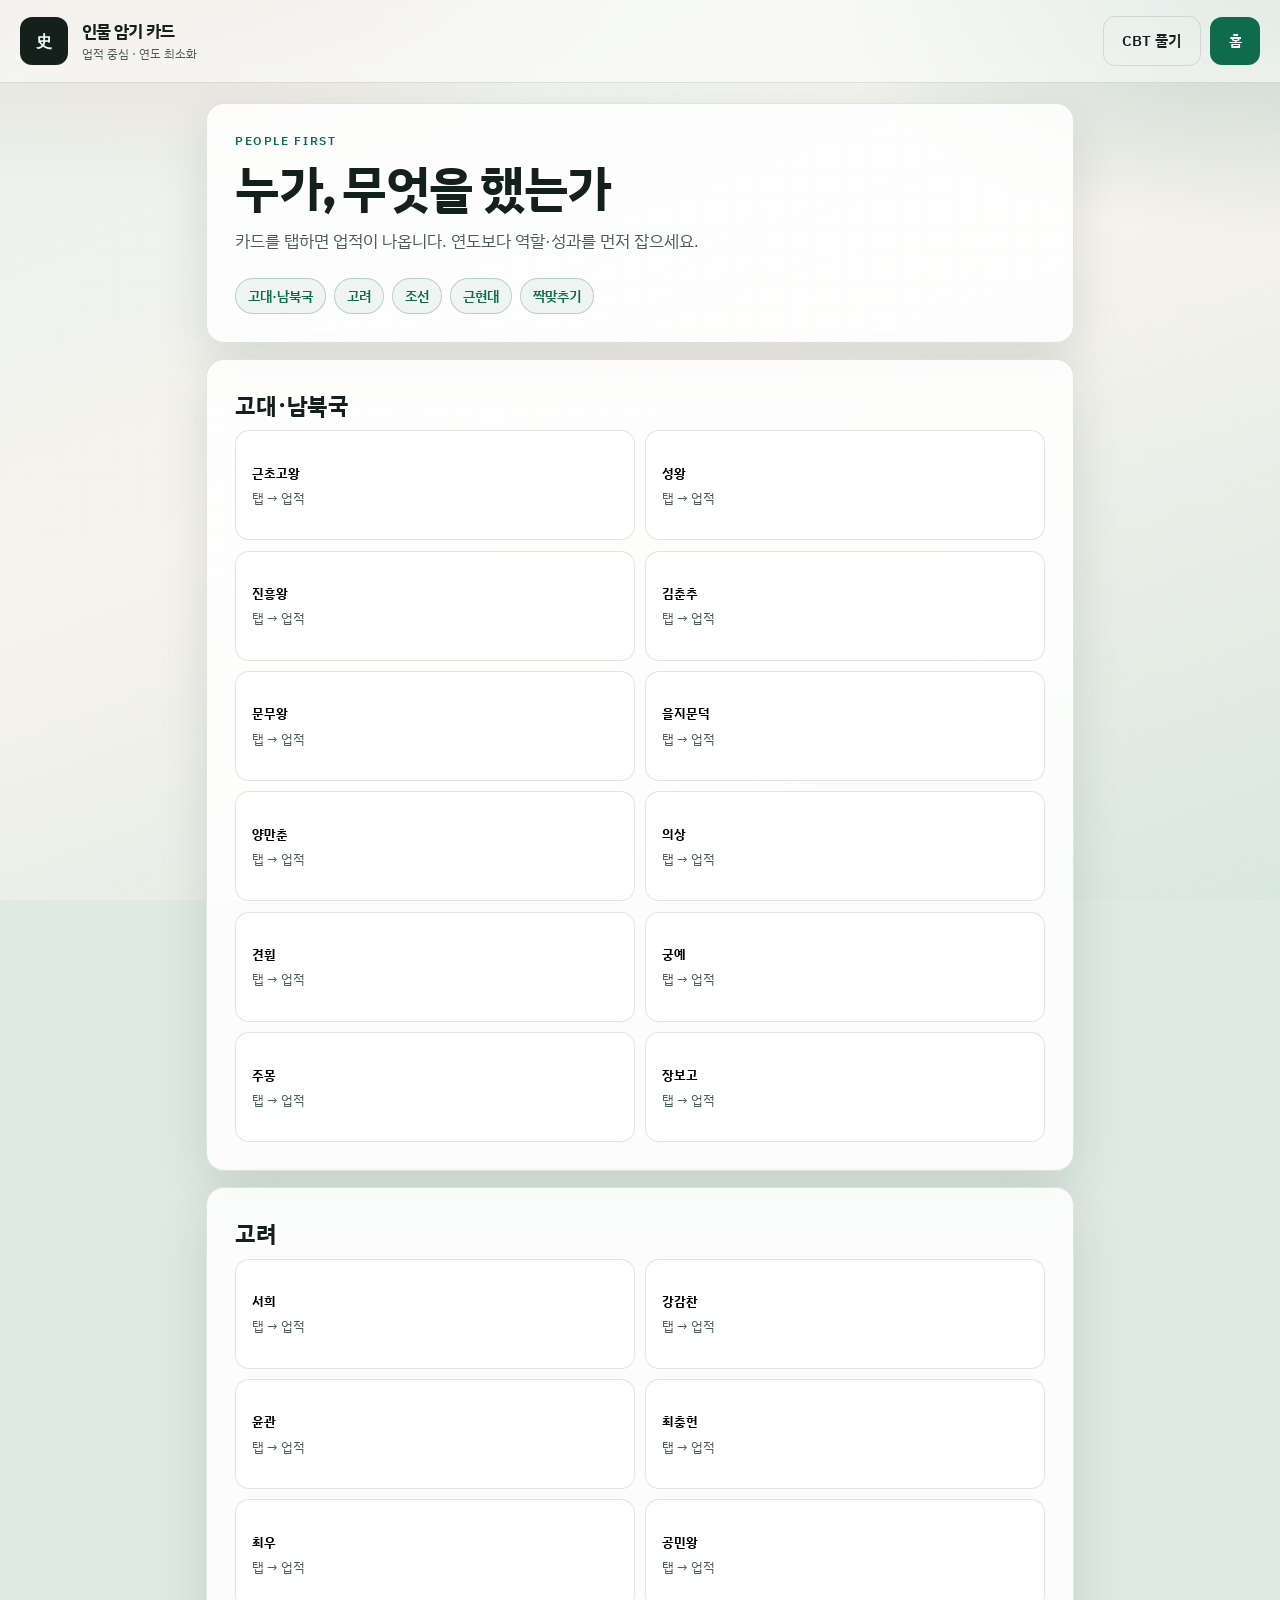
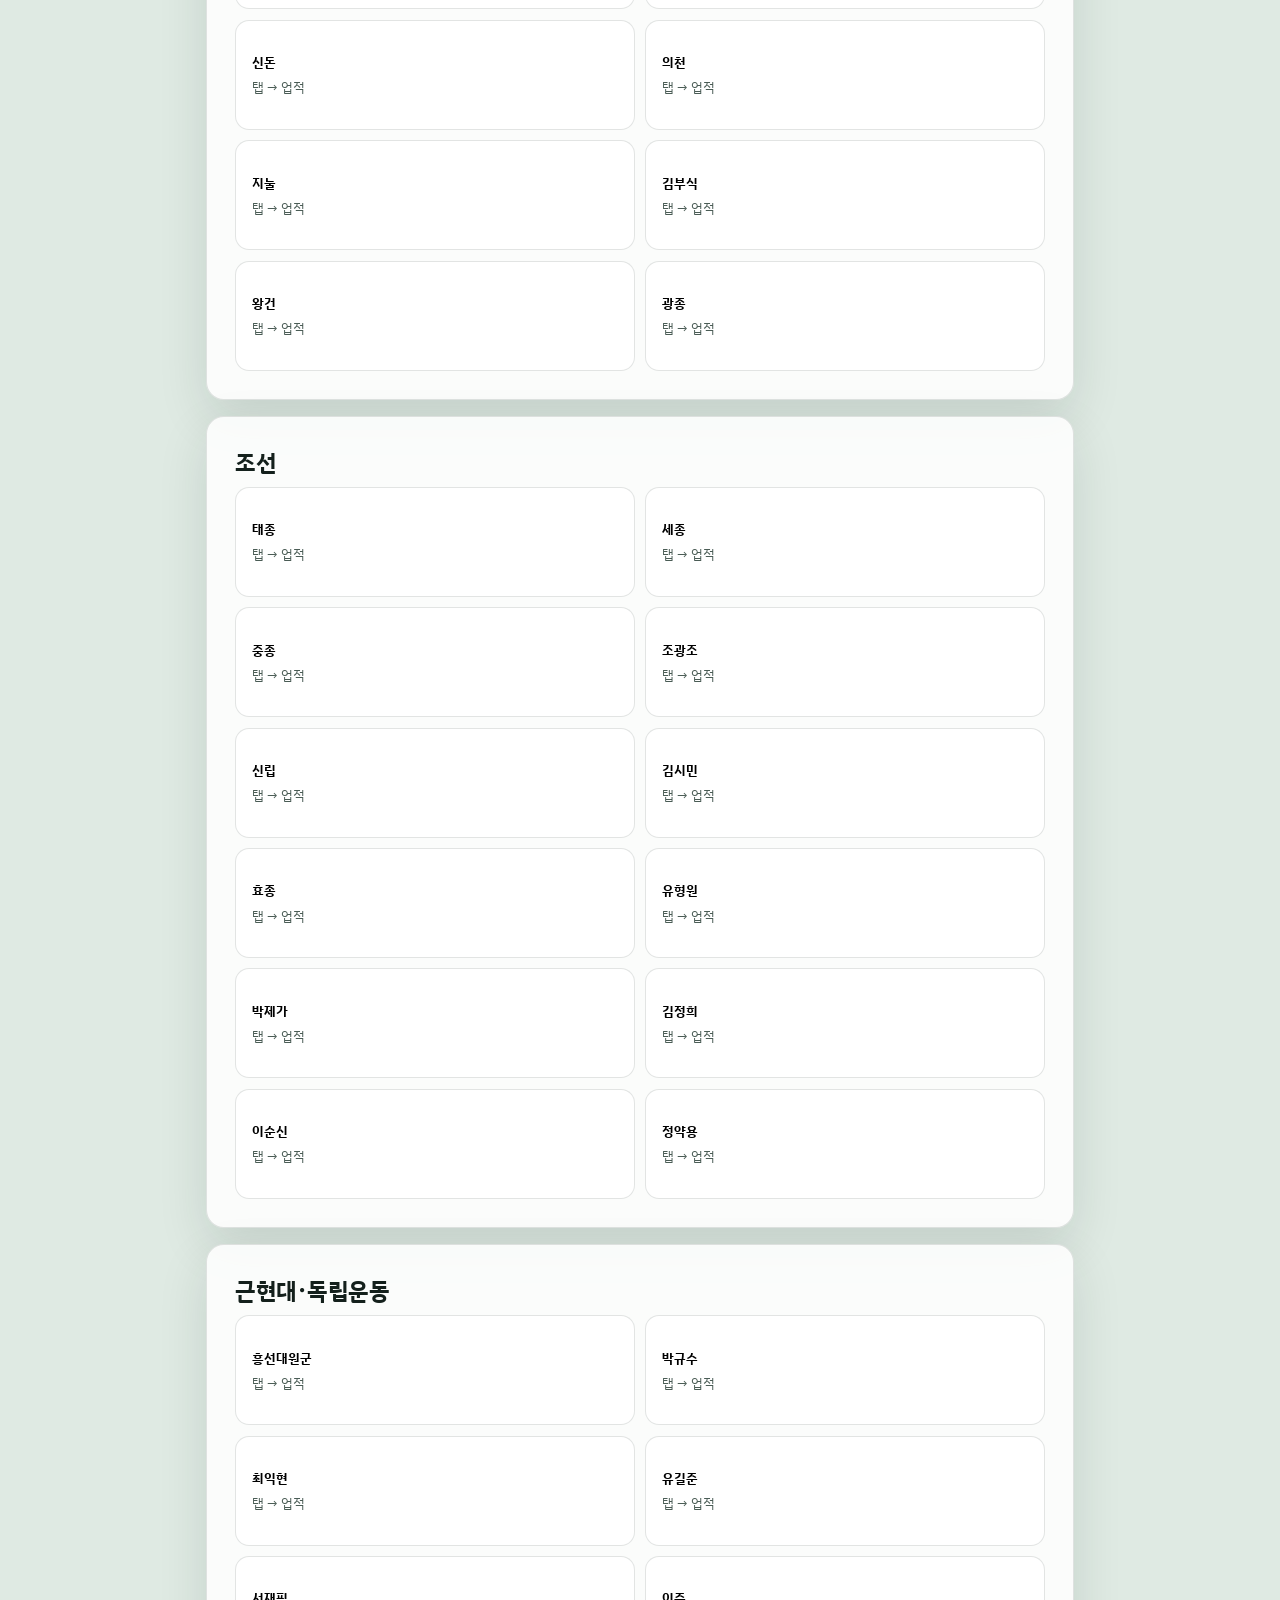
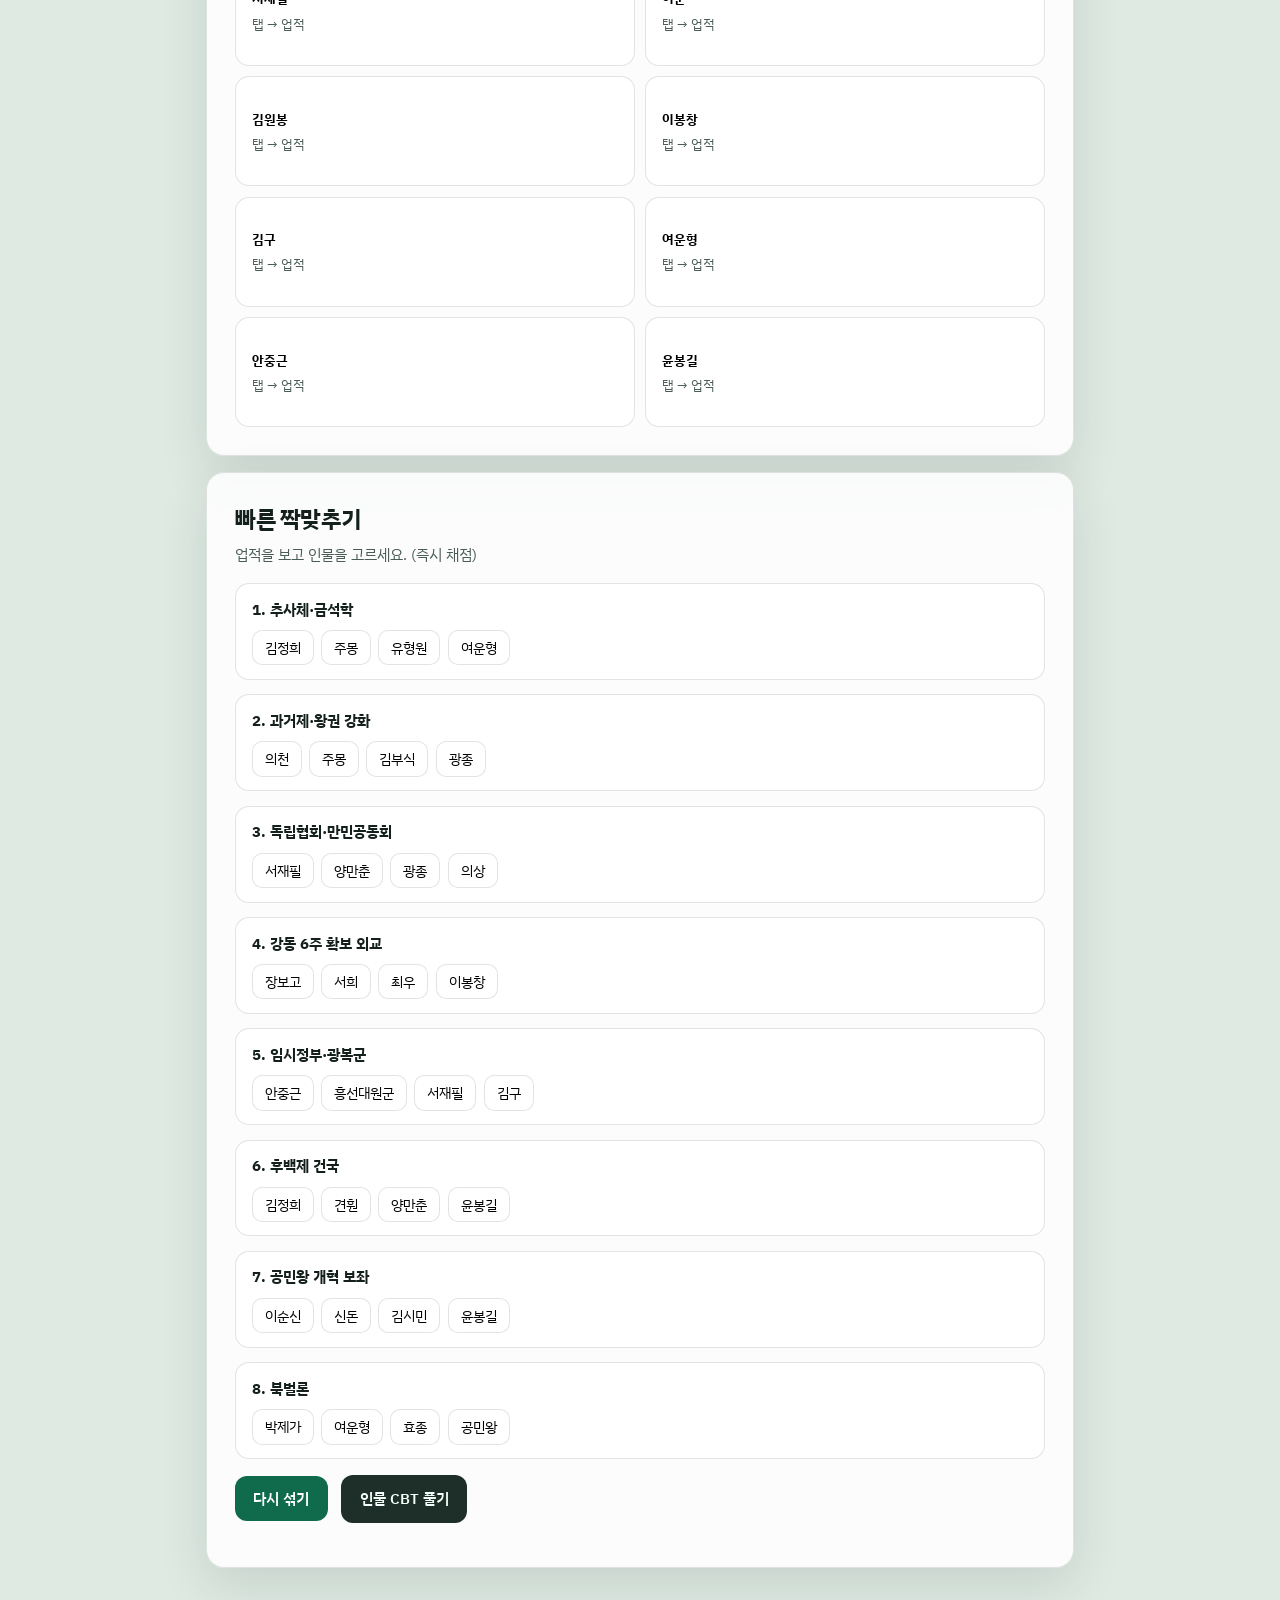
<file: ncs-cbt/study.html>
<!DOCTYPE html>
<html lang="ko">
<head>
  <meta charset="UTF-8" />
  <meta name="viewport" content="width=device-width, initial-scale=1" />
  <title>한국사 인물 암기 카드</title>
  <link rel="preconnect" href="https://fonts.googleapis.com" />
  <link rel="preconnect" href="https://fonts.gstatic.com" crossorigin />
  <link href="https://fonts.googleapis.com/css2?family=IBM+Plex+Sans+KR:wght@400;500;600;700&family=Outfit:wght@600;800&display=swap" rel="stylesheet" />
  <link rel="stylesheet" href="styles.css" />
  <link rel="stylesheet" href="study.css" />
</head>
<body>
  <div class="bg-layer" aria-hidden="true"></div>

  <header class="topbar">
    <div class="brand">
      <span class="brand-mark">史</span>
      <div class="brand-text">
        <strong>인물 암기 카드</strong>
        <span>업적 중심 · 연도 최소화</span>
      </div>
    </div>
    <div class="top-meta" style="display:flex;gap:.6rem;flex-wrap:wrap">
      <a class="btn ghost" href="quiz.html">CBT 풀기</a>
      <a class="btn primary" href="index.html">홈</a>
    </div>
  </header>

  <main class="study-main">
    <section class="panel">
      <p class="eyebrow">People First</p>
      <h1>누가, 무엇을 했는가</h1>
      <p class="lead">카드를 탭하면 업적이 나옵니다. 연도보다 역할·성과를 먼저 잡으세요.</p>
      <nav class="study-toc">
        <a href="#ancient">고대·남북국</a>
        <a href="#goryeo">고려</a>
        <a href="#joseon">조선</a>
        <a href="#modern">근현대</a>
        <a href="#match">짝맞추기</a>
      </nav>
    </section>

    <section class="panel" id="ancient">
      <h2>고대 · 남북국</h2>
      <div class="cards" data-pack="ancient"></div>
    </section>
    <section class="panel" id="goryeo">
      <h2>고려</h2>
      <div class="cards" data-pack="goryeo"></div>
    </section>
    <section class="panel" id="joseon">
      <h2>조선</h2>
      <div class="cards" data-pack="joseon"></div>
    </section>
    <section class="panel" id="modern">
      <h2>근현대 · 독립운동</h2>
      <div class="cards" data-pack="modern"></div>
    </section>

    <section class="panel" id="match">
      <h2>빠른 짝맞추기</h2>
      <p class="section-lead">업적을 보고 인물을 고르세요. (즉시 채점)</p>
      <div id="matchBox" class="match-box"></div>
      <div class="cta-row" style="margin-top:1rem">
        <button type="button" class="btn primary" id="reshuffleMatch">다시 섞기</button>
        <a class="btn secondary" href="quiz.html">인물 CBT 풀기</a>
      </div>
      <p class="hint" id="matchScore"></p>
    </section>
  </main>

  <script src="study.js"></script>
</body>
</html>
</file>
<file: ncs-cbt/styles.css>
:root {
  --ink: #14201c;
  --muted: #4a5c55;
  --paper: #f3f7f4;
  --panel: rgba(255, 255, 255, 0.86);
  --line: rgba(20, 32, 28, 0.12);
  --accent: #0f6b4c;
  --accent-2: #c45c26;
  --good: #1b7a4a;
  --bad: #b42318;
  --warn: #9a6700;
  --shadow: 0 18px 50px rgba(15, 40, 30, 0.12);
  --radius: 18px;
  --font-display: "Outfit", "IBM Plex Sans KR", sans-serif;
  --font-body: "IBM Plex Sans KR", sans-serif;
}

* { box-sizing: border-box; }
html, body { margin: 0; min-height: 100%; }
body {
  font-family: var(--font-body);
  color: var(--ink);
  background: #dfeae3;
  line-height: 1.55;
}

.bg-layer {
  position: fixed;
  inset: 0;
  z-index: -1;
  background:
    radial-gradient(1000px 500px at 10% -10%, rgba(196, 92, 38, 0.18), transparent 55%),
    radial-gradient(900px 480px at 100% 0%, rgba(15, 107, 76, 0.22), transparent 50%),
    linear-gradient(160deg, #e8f1ec 0%, #f7f3ee 45%, #d9e8df 100%);
  animation: drift 18s ease-in-out infinite alternate;
}
.bg-layer::after {
  content: "";
  position: absolute;
  inset: 0;
  opacity: 0.35;
  background-image:
    linear-gradient(rgba(20, 32, 28, 0.03) 1px, transparent 1px),
    linear-gradient(90deg, rgba(20, 32, 28, 0.03) 1px, transparent 1px);
  background-size: 28px 28px;
  mask-image: radial-gradient(ellipse at center, black 40%, transparent 80%);
}

@keyframes drift {
  from { transform: scale(1) translateY(0); }
  to { transform: scale(1.04) translateY(-8px); }
}

.topbar {
  display: flex;
  justify-content: space-between;
  align-items: center;
  gap: 1rem;
  padding: 1rem 1.25rem;
  border-bottom: 1px solid var(--line);
  backdrop-filter: blur(10px);
  background: rgba(255, 255, 255, 0.55);
  position: sticky;
  top: 0;
  z-index: 10;
}

.brand { display: flex; align-items: center; gap: 0.85rem; }
.brand-mark {
  font-family: var(--font-display);
  font-weight: 800;
  letter-spacing: 0.04em;
  background: var(--ink);
  color: #f4faf6;
  width: 3rem;
  height: 3rem;
  border-radius: 12px;
  display: grid;
  place-items: center;
  animation: popIn 0.6s ease both;
}
.brand-text { display: flex; flex-direction: column; }
.brand-text strong {
  font-family: var(--font-display);
  font-size: 1.05rem;
  letter-spacing: -0.02em;
}
.brand-text span { font-size: 0.78rem; color: var(--muted); }

.top-meta { display: flex; align-items: center; gap: 1rem; }
.timer {
  font-family: var(--font-display);
  font-weight: 700;
  font-variant-numeric: tabular-nums;
  background: #12241d;
  color: #e8fff4;
  padding: 0.45rem 0.75rem;
  border-radius: 999px;
  min-width: 4.5rem;
  text-align: center;
}
.timer.warn { background: var(--accent-2); }
.timer.danger { background: var(--bad); animation: pulse 1s ease infinite; }

@keyframes pulse {
  50% { transform: scale(1.04); }
}

.progress-wrap { min-width: 8rem; }
.progress-label { font-size: 0.75rem; color: var(--muted); margin-bottom: 0.25rem; }
.progress-track {
  height: 6px;
  background: rgba(20, 32, 28, 0.1);
  border-radius: 999px;
  overflow: hidden;
}
.progress-fill {
  height: 100%;
  width: 0%;
  background: linear-gradient(90deg, var(--accent), #2a9d6e);
  transition: width 0.35s ease;
}

main {
  max-width: 1100px;
  margin: 0 auto;
  padding: 1.5rem 1rem 3rem;
}

.panel {
  background: var(--panel);
  border: 1px solid var(--line);
  border-radius: var(--radius);
  box-shadow: var(--shadow);
  padding: 1.75rem;
  animation: rise 0.55s ease both;
}

@keyframes rise {
  from { opacity: 0; transform: translateY(14px); }
  to { opacity: 1; transform: translateY(0); }
}
@keyframes popIn {
  from { opacity: 0; transform: scale(0.86); }
  to { opacity: 1; transform: scale(1); }
}

.eyebrow {
  text-transform: uppercase;
  letter-spacing: 0.14em;
  font-size: 0.72rem;
  font-weight: 600;
  color: var(--accent);
  margin: 0 0 0.6rem;
}
h1 {
  font-family: var(--font-display);
  font-weight: 800;
  letter-spacing: -0.03em;
  font-size: clamp(2rem, 5vw, 3.1rem);
  line-height: 1.15;
  margin: 0 0 0.75rem;
}
.lead { color: var(--muted); margin: 0 0 1.5rem; font-size: 1.05rem; }
.hint { color: var(--muted); font-size: 0.9rem; margin: 1rem 0 0; }

.subject-grid {
  list-style: none;
  padding: 0;
  margin: 0 0 1.5rem;
  display: grid;
  grid-template-columns: repeat(3, 1fr);
  gap: 0.75rem;
}
.subject-grid li {
  padding: 0.9rem 1rem;
  border: 1px solid var(--line);
  border-radius: 14px;
  background: rgba(255, 255, 255, 0.7);
  display: flex;
  flex-direction: column;
  gap: 0.2rem;
  transition: transform 0.25s ease, border-color 0.25s ease;
}
.subject-grid li:hover {
  transform: translateY(-2px);
  border-color: rgba(15, 107, 76, 0.35);
}
.subject-grid b { font-size: 0.95rem; }
.subject-grid span { color: var(--muted); font-size: 0.82rem; }
.subject-grid li.hot {
  border-color: rgba(196, 92, 38, 0.45);
  background: linear-gradient(160deg, rgba(255, 244, 232, 0.95), rgba(255, 255, 255, 0.85));
}
.subject-grid li.hot b { color: var(--accent-2); }

.focus-banner {
  margin: 0 0 1.25rem;
  padding: 0.95rem 1.05rem;
  border-radius: 14px;
  border: 1px solid rgba(196, 92, 38, 0.28);
  background: rgba(255, 248, 242, 0.95);
  color: var(--muted);
  font-size: 0.92rem;
  line-height: 1.5;
}
.focus-banner strong {
  display: block;
  color: var(--accent-2);
  margin-bottom: 0.35rem;
  font-size: 0.95rem;
}
.focus-banner b { color: var(--ink); }

.weakness-box {
  margin: 0 0 1.25rem;
  padding: 1rem 1.1rem;
  border-radius: 14px;
  border: 1px solid rgba(15, 107, 76, 0.2);
  background: rgba(241, 250, 245, 0.95);
}
.weakness-box strong {
  display: block;
  margin-bottom: 0.55rem;
  color: var(--accent);
}
.weak-row {
  display: flex;
  flex-wrap: wrap;
  gap: 0.4rem 0.75rem;
  align-items: baseline;
  padding: 0.35rem 0;
  border-bottom: 1px dashed var(--line);
  font-size: 0.92rem;
}
.weak-row:last-of-type { border-bottom: none; }
.weak-row em { color: var(--muted); font-style: normal; }
.weak-tip {
  margin: 0.7rem 0 0;
  color: var(--muted);
  font-size: 0.88rem;
}
.subject-scores article.weak {
  border-color: rgba(196, 92, 38, 0.4);
  background: #fff6ef;
}

.cta-row {
  display: flex;
  flex-wrap: wrap;
  align-items: center;
  gap: 0.85rem;
}

.btn {
  font-family: var(--font-body);
  font-weight: 600;
  border: none;
  cursor: pointer;
  border-radius: 12px;
  padding: 0.75rem 1.15rem;
  font-size: 0.95rem;
  transition: transform 0.15s ease, background 0.2s ease, opacity 0.2s ease;
}
.btn:hover { transform: translateY(-1px); }
.btn:active { transform: translateY(0); }
.btn:disabled { opacity: 0.45; cursor: not-allowed; transform: none; }
.btn.primary { background: var(--accent); color: #fff; }
.btn.primary:hover { background: #0c5a40; }
.btn.secondary { background: #1d2f28; color: #f3fff8; }
.btn.ghost {
  background: transparent;
  border: 1px solid var(--line);
  color: var(--ink);
}
.btn.full { width: 100%; }
a.btn {
  display: inline-flex;
  align-items: center;
  justify-content: center;
  text-decoration: none;
}

.era-label {
  margin: 0 0 0.55rem;
  font-weight: 700;
  font-size: 0.95rem;
}
.era-buttons {
  display: grid;
  grid-template-columns: repeat(5, 1fr);
  gap: 0.55rem;
}
.era-btn {
  border: 1px solid var(--line);
  background: rgba(255, 255, 255, 0.85);
  border-radius: 14px;
  padding: 0.75rem 0.6rem;
  cursor: pointer;
  font-family: var(--font-body);
  display: flex;
  flex-direction: column;
  gap: 0.2rem;
  text-align: left;
  transition: border-color 0.2s ease, transform 0.15s ease, background 0.2s ease;
}
.era-btn b { font-size: 0.9rem; color: var(--ink); }
.era-btn span { font-size: 0.78rem; color: var(--muted); }
.era-btn:hover { transform: translateY(-1px); border-color: rgba(15, 107, 76, 0.35); }
.era-btn.active {
  border-color: var(--accent-2);
  background: linear-gradient(160deg, rgba(255, 244, 232, 0.95), #fff);
  box-shadow: inset 0 0 0 1px rgba(196, 92, 38, 0.25);
}
.era-btn.active b { color: var(--accent-2); }

@media (max-width: 820px) {
  .era-buttons { grid-template-columns: repeat(2, 1fr); }
}

.check-inline {
  display: inline-flex;
  align-items: center;
  gap: 0.4rem;
  color: var(--muted);
  font-size: 0.9rem;
  user-select: none;
}

.quiz-layout {
  display: grid;
  grid-template-columns: 220px 1fr;
  gap: 1.25rem;
}

.nav-pane {
  border-right: 1px solid var(--line);
  padding-right: 1rem;
  display: flex;
  flex-direction: column;
  gap: 0.75rem;
}
.nav-head {
  font-size: 0.8rem;
  font-weight: 600;
  color: var(--muted);
}
.nav-grid {
  display: grid;
  grid-template-columns: repeat(5, 1fr);
  gap: 0.35rem;
  max-height: 420px;
  overflow: auto;
  padding-right: 0.2rem;
}
.nav-btn {
  aspect-ratio: 1;
  border: 1px solid var(--line);
  border-radius: 8px;
  background: #fff;
  font-size: 0.72rem;
  font-weight: 600;
  cursor: pointer;
  color: var(--ink);
}
.nav-btn.current {
  border-color: var(--accent);
  box-shadow: inset 0 0 0 1px var(--accent);
}
.nav-btn.answered { background: #e5f4ec; }
.nav-btn.correct { background: #d9f0e3; color: var(--good); }
.nav-btn.wrong { background: #fde8e6; color: var(--bad); }
.nav-btn.essay-done { background: #fff4e8; }

.q-meta {
  display: flex;
  align-items: center;
  gap: 0.6rem;
  margin-bottom: 0.75rem;
}
.badge {
  display: inline-flex;
  align-items: center;
  padding: 0.25rem 0.65rem;
  border-radius: 999px;
  background: rgba(15, 107, 76, 0.12);
  color: var(--accent);
  font-size: 0.78rem;
  font-weight: 600;
}
.badge.format {
  background: rgba(196, 92, 38, 0.12);
  color: var(--accent-2);
}
.q-num { color: var(--muted); font-size: 0.85rem; }
.q-stem {
  font-size: 1.2rem;
  font-weight: 700;
  margin: 0 0 1rem;
  white-space: pre-wrap;
  letter-spacing: -0.01em;
}
.q-passage {
  background: rgba(20, 32, 28, 0.04);
  border-left: 3px solid var(--accent);
  padding: 0.9rem 1rem;
  margin-bottom: 1rem;
  border-radius: 0 12px 12px 0;
  color: var(--muted);
  white-space: pre-wrap;
}

.choices { display: flex; flex-direction: column; gap: 0.55rem; }
.choice {
  text-align: left;
  width: 100%;
  padding: 0.85rem 1rem;
  border-radius: 12px;
  border: 1px solid var(--line);
  background: #fff;
  cursor: pointer;
  font-family: var(--font-body);
  font-size: 0.95rem;
  display: flex;
  gap: 0.7rem;
  align-items: flex-start;
  transition: border-color 0.2s ease, background 0.2s ease;
}
.choice:hover { border-color: rgba(15, 107, 76, 0.4); }
.choice.selected {
  border-color: var(--accent);
  background: rgba(15, 107, 76, 0.08);
}
.choice.correct {
  border-color: var(--good);
  background: rgba(27, 122, 74, 0.12);
}
.choice.wrong {
  border-color: var(--bad);
  background: rgba(180, 35, 24, 0.08);
}
.choice-key {
  font-family: var(--font-display);
  font-weight: 700;
  color: var(--accent);
  min-width: 1.2rem;
}

.essay-box label {
  display: block;
  font-weight: 600;
  margin-bottom: 0.4rem;
  font-size: 0.9rem;
}
.essay-box textarea {
  width: 100%;
  border: 1px solid var(--line);
  border-radius: 12px;
  padding: 0.9rem 1rem;
  font-family: var(--font-body);
  font-size: 0.95rem;
  resize: vertical;
  background: #fff;
  color: var(--ink);
}
.essay-box textarea:focus {
  outline: 2px solid rgba(15, 107, 76, 0.35);
  border-color: var(--accent);
}

.feedback {
  margin-top: 1rem;
  padding: 0.95rem 1rem;
  border-radius: 12px;
  border: 1px solid var(--line);
  background: #fff;
  animation: rise 0.35s ease both;
}
.feedback.ok { border-color: rgba(27, 122, 74, 0.35); background: #f1faf5; }
.feedback.no { border-color: rgba(180, 35, 24, 0.3); background: #fff6f5; }
.feedback.essay { border-color: rgba(196, 92, 38, 0.3); background: #fff8f2; }
.feedback strong { display: block; margin-bottom: 0.35rem; }
.feedback .model {
  margin-top: 0.65rem;
  padding-top: 0.65rem;
  border-top: 1px dashed var(--line);
  color: var(--muted);
  white-space: pre-wrap;
}

.action-row {
  display: flex;
  flex-wrap: wrap;
  gap: 0.6rem;
  margin-top: 1.25rem;
  justify-content: flex-end;
}

.score-ring-wrap { display: flex; justify-content: center; margin: 1.25rem 0 1.5rem; }
.score-ring {
  width: 160px;
  height: 160px;
  border-radius: 50%;
  display: grid;
  place-content: center;
  text-align: center;
  background:
    radial-gradient(circle at center, #fff 58%, transparent 59%),
    conic-gradient(var(--accent) var(--p, 0%), rgba(20, 32, 28, 0.1) 0);
  animation: popIn 0.6s ease both;
}
.score-ring strong {
  font-family: var(--font-display);
  font-size: 2rem;
  line-height: 1;
}
.score-ring span { color: var(--muted); font-size: 0.85rem; }

.subject-scores {
  display: grid;
  grid-template-columns: repeat(3, 1fr);
  gap: 0.7rem;
  margin-bottom: 1.5rem;
}
.subject-scores article {
  border: 1px solid var(--line);
  border-radius: 12px;
  padding: 0.8rem 0.9rem;
  background: rgba(255, 255, 255, 0.75);
}
.subject-scores h3 {
  margin: 0 0 0.25rem;
  font-size: 0.88rem;
}
.subject-scores p {
  margin: 0;
  color: var(--muted);
  font-size: 0.85rem;
}

@media (max-width: 820px) {
  .quiz-layout { grid-template-columns: 1fr; }
  .nav-pane {
    border-right: none;
    border-bottom: 1px solid var(--line);
    padding-right: 0;
    padding-bottom: 1rem;
  }
  .nav-grid {
    max-height: none;
    grid-template-columns: repeat(10, 1fr);
  }
  .subject-grid,
  .subject-scores { grid-template-columns: repeat(2, 1fr); }
  .topbar { flex-direction: column; align-items: flex-start; }
}

@media (max-width: 520px) {
  .subject-grid,
  .subject-scores { grid-template-columns: 1fr; }
  .nav-grid { grid-template-columns: repeat(5, 1fr); }
  .action-row { justify-content: stretch; }
  .action-row .btn { flex: 1; }
}
</file>
<file: ncs-cbt/study.css>
.study-main {
  max-width: 900px;
  margin: 0 auto;
  padding: 1.25rem 1rem 3rem;
  display: flex;
  flex-direction: column;
  gap: 1rem;
}

.study-main h2 {
  font-family: var(--font-display);
  margin: 0 0 0.4rem;
  font-size: 1.45rem;
  letter-spacing: -0.02em;
}

.section-lead {
  color: var(--muted);
  margin: 0 0 1rem;
  font-size: 0.95rem;
}

.study-toc {
  display: flex;
  flex-wrap: wrap;
  gap: 0.5rem;
  margin-top: 1rem;
}
.study-toc a {
  text-decoration: none;
  color: var(--accent);
  border: 1px solid rgba(15, 107, 76, 0.25);
  background: rgba(15, 107, 76, 0.06);
  padding: 0.4rem 0.75rem;
  border-radius: 999px;
  font-size: 0.85rem;
  font-weight: 600;
}

.timeline {
  display: grid;
  gap: 0.45rem;
}
.timeline article {
  display: grid;
  grid-template-columns: 7.5rem 1fr;
  gap: 0.75rem;
  padding: 0.7rem 0.85rem;
  border-radius: 12px;
  background: rgba(255, 255, 255, 0.75);
  border: 1px solid var(--line);
  align-items: center;
}
.timeline.compact article { grid-template-columns: 6.5rem 1fr; }
.timeline b {
  font-family: var(--font-display);
  color: var(--accent);
  font-size: 0.95rem;
}
.timeline span { color: var(--ink); font-size: 0.92rem; }

.cards {
  display: grid;
  grid-template-columns: repeat(2, 1fr);
  gap: 0.65rem;
}
.flip-card {
  border: 1px solid var(--line);
  border-radius: 14px;
  background: #fff;
  padding: 1rem;
  min-height: 110px;
  cursor: pointer;
  text-align: left;
  font-family: var(--font-body);
  transition: transform 0.2s ease, border-color 0.2s ease;
}
.flip-card:hover { transform: translateY(-2px); border-color: rgba(15, 107, 76, 0.35); }
.flip-card .q {
  font-weight: 700;
  margin-bottom: 0.45rem;
}
.flip-card .a {
  color: var(--accent);
  font-weight: 600;
  display: none;
}
.flip-card.open .a { display: block; }
.flip-card.open .hint-tap { display: none; }
.hint-tap {
  color: var(--muted);
  font-size: 0.8rem;
}

.kv-table {
  display: grid;
  gap: 0.5rem;
}
.kv-row {
  display: grid;
  grid-template-columns: 8.5rem 1fr;
  gap: 0.75rem;
  padding: 0.75rem 0.85rem;
  border-radius: 12px;
  border: 1px solid var(--line);
  background: rgba(255, 255, 255, 0.8);
}
.kv-row b { color: var(--accent-2); font-size: 0.92rem; }
.kv-row span { font-size: 0.92rem; color: var(--ink); }

.tips {
  display: grid;
  grid-template-columns: repeat(2, 1fr);
  gap: 0.7rem;
}
.tips article {
  border: 1px solid var(--line);
  border-radius: 14px;
  padding: 0.9rem 1rem;
  background: linear-gradient(160deg, rgba(255, 244, 232, 0.9), rgba(255, 255, 255, 0.85));
}
.tips h3 {
  margin: 0 0 0.4rem;
  font-size: 0.98rem;
  color: var(--accent-2);
}
.tips p {
  margin: 0;
  font-size: 0.9rem;
  color: var(--muted);
  line-height: 1.5;
}
.tips b { color: var(--ink); }

.bullet-list {
  margin: 1rem 0 0;
  padding-left: 1.2rem;
  color: var(--muted);
}
.bullet-list li { margin: 0.35rem 0; }
.bullet-list b { color: var(--ink); }

.drill-box { display: grid; gap: 0.75rem; }
.drill-item label {
  display: block;
  font-weight: 600;
  margin-bottom: 0.35rem;
  font-size: 0.92rem;
}
.drill-item input {
  width: 100%;
  border: 1px solid var(--line);
  border-radius: 10px;
  padding: 0.7rem 0.85rem;
  font-family: var(--font-body);
  font-size: 0.95rem;
}
.drill-item.ok input { border-color: var(--good); background: #f1faf5; }
.drill-item.no input { border-color: var(--bad); background: #fff6f5; }

.match-box { display: grid; gap: 0.9rem; }
.match-item {
  border: 1px solid var(--line);
  border-radius: 14px;
  padding: 0.85rem 1rem;
  background: rgba(255, 255, 255, 0.85);
}
.match-q {
  font-weight: 700;
  margin-bottom: 0.55rem;
  font-size: 0.95rem;
}
.match-choices {
  display: flex;
  flex-wrap: wrap;
  gap: 0.45rem;
}
.match-choices button {
  border: 1px solid var(--line);
  background: #fff;
  border-radius: 10px;
  padding: 0.45rem 0.75rem;
  font-family: var(--font-body);
  font-size: 0.88rem;
  cursor: pointer;
}
.match-choices button.ok {
  border-color: var(--good);
  background: #eaf7f0;
  color: var(--good);
  font-weight: 700;
}
.match-choices button.no {
  border-color: var(--bad);
  background: #fff1f0;
  color: var(--bad);
}
.subject-scores article.hot-score,
.hot-score {
  border-color: rgba(196, 92, 38, 0.4) !important;
  background: #fff6ef !important;
}

a.btn {
  display: inline-flex;
  align-items: center;
  text-decoration: none;
}

@media (max-width: 700px) {
  .cards, .tips { grid-template-columns: 1fr; }
  .timeline article, .kv-row {
    grid-template-columns: 1fr;
    gap: 0.25rem;
  }
}
</file>
